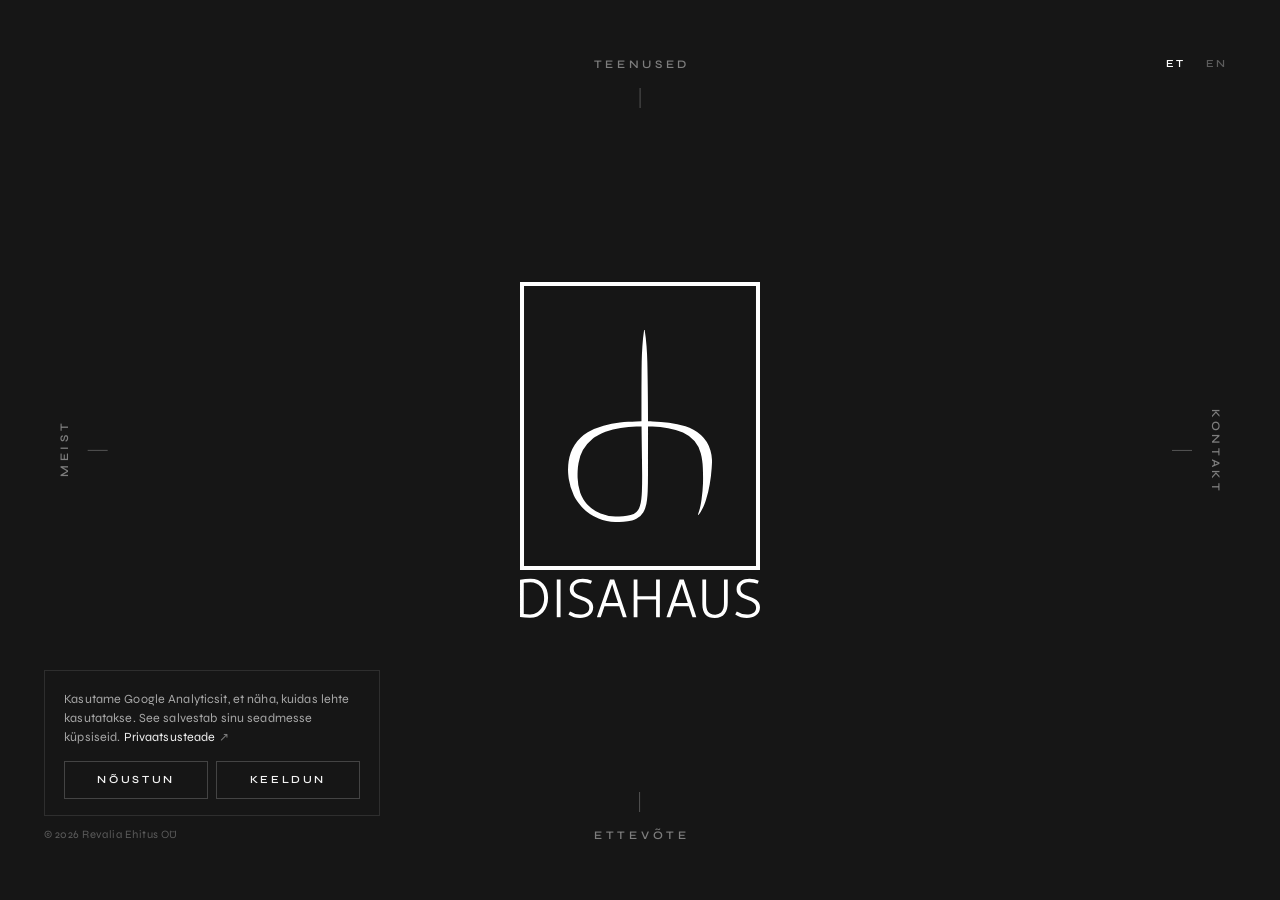
<file: index.html>
<!DOCTYPE html><html lang="et" style="--font-display:&#34;Syne Variable&#34;, &#34;Syne&#34;, sans-serif;--font-heading-weight:600;--font-scale:0.96"> <head><script>(function(){const GTM_ID = "GTM-TJMHKR9";
const CONSENT_KEY = "disahaus.consent";

          // Google Tag Manager (and GA4 inside it) loads only after the visitor
          // accepts statistics in the consent banner (ConsentBanner.vue), or on
          // a later visit after accepting. Consent mode starts denied.
          window.dataLayer = window.dataLayer || [];
          window.gtag = function () {
            window.dataLayer.push(arguments);
          };
          window.gtag("consent", "default", {
            ad_storage: "denied",
            ad_user_data: "denied",
            ad_personalization: "denied",
            analytics_storage: "denied",
          });
          window.loadAnalytics = function () {
            if (window.loadAnalytics.done) return;
            window.loadAnalytics.done = true;
            window.gtag("consent", "update", { analytics_storage: "granted" });
            window.dataLayer.push({ "gtm.start": new Date().getTime(), event: "gtm.js" });
            var j = document.createElement("script");
            j.async = true;
            j.src = "https://www.googletagmanager.com/gtm.js?id=" + GTM_ID;
            document.head.appendChild(j);
          };
          try {
            if (localStorage.getItem(CONSENT_KEY) === "granted") window.loadAnalytics();
          } catch (e) {}
        })();</script><meta charset="UTF-8"><meta name="viewport" content="width=device-width, initial-scale=1"><title>Disahaus</title><meta name="description" content="Disahaus loob ruume, kus on hea elada ja töötada."><link rel="canonical" href="https://disahaus.ee/"><link rel="alternate" hreflang="et" href="https://disahaus.ee/"><link rel="alternate" hreflang="en" href="https://disahaus.ee/en/"><link rel="alternate" hreflang="x-default" href="https://disahaus.ee/"><meta name="theme-color" content="#161616"><link rel="icon" href="/favicon.ico" sizes="any"><link rel="apple-touch-icon" href="/apple-touch-icon.png"><link rel="manifest" href="/site.webmanifest"><!-- Link previews (Slack, WhatsApp, LinkedIn, X, …) --><meta property="og:type" content="website"><meta property="og:site_name" content="Disahaus"><meta property="og:title" content="Disahaus"><meta property="og:description" content="Disahaus loob ruume, kus on hea elada ja töötada."><meta property="og:url" content="https://disahaus.ee/"><meta property="og:locale" content="et_EE"><meta property="og:locale:alternate" content="en_US"><meta property="og:image" content="https://disahaus.ee/og-image.jpg"><meta property="og:image:width" content="1200"><meta property="og:image:height" content="630"><meta property="og:image:alt" content="Disahausi logo tumedal hõljuval kuubil"><meta name="twitter:card" content="summary_large_image"><script type="application/ld+json">{"@context":"https://schema.org","@type":"Organization","name":"Disahaus","legalName":"Revalia Ehitus OÜ","description":"Disahaus loob ruume, kus on hea elada ja töötada.","url":"https://disahaus.ee/","logo":"https://disahaus.ee/icon-512.png","email":"info@disahaus.ee","telephone":"+372 5919 7077","foundingDate":"2017","address":{"@type":"PostalAddress","addressCountry":"EE"},"identifier":{"@type":"PropertyValue","propertyID":"Estonian Business Register code","value":"12707041"}}</script><meta name="generator" content="Astro v5.7.4"><style>@font-face{font-family:Syne Variable;font-style:normal;font-display:swap;font-weight:400 800;src:url(/_astro/syne-greek-wght-normal.5tOOQDeJ.woff2) format("woff2-variations");unicode-range:U+0370-0377,U+037A-037F,U+0384-038A,U+038C,U+038E-03A1,U+03A3-03FF}@font-face{font-family:Syne Variable;font-style:normal;font-display:swap;font-weight:400 800;src:url(/_astro/syne-latin-ext-wght-normal.JjI8ZrW1.woff2) format("woff2-variations");unicode-range:U+0100-02BA,U+02BD-02C5,U+02C7-02CC,U+02CE-02D7,U+02DD-02FF,U+0304,U+0308,U+0329,U+1D00-1DBF,U+1E00-1E9F,U+1EF2-1EFF,U+2020,U+20A0-20AB,U+20AD-20C0,U+2113,U+2C60-2C7F,U+A720-A7FF}@font-face{font-family:Syne Variable;font-style:normal;font-display:swap;font-weight:400 800;src:url(/_astro/syne-latin-wght-normal.BVsvWWA4.woff2) format("woff2-variations");unicode-range:U+0000-00FF,U+0131,U+0152-0153,U+02BB-02BC,U+02C6,U+02DA,U+02DC,U+0304,U+0308,U+0329,U+2000-206F,U+20AC,U+2122,U+2191,U+2193,U+2212,U+2215,U+FEFF,U+FFFD}
</style>
<link rel="stylesheet" href="/_astro/index.CRJh5JaQ.css">
<link rel="stylesheet" href="/_astro/index.DJEhWSGP.css"></head> <body>  <style>astro-island,astro-slot,astro-static-slot{display:contents}</style><script>(()=>{var e=async t=>{await(await t())()};(self.Astro||(self.Astro={})).load=e;window.dispatchEvent(new Event("astro:load"));})();;(()=>{var A=Object.defineProperty;var g=(i,o,a)=>o in i?A(i,o,{enumerable:!0,configurable:!0,writable:!0,value:a}):i[o]=a;var d=(i,o,a)=>g(i,typeof o!="symbol"?o+"":o,a);{let i={0:t=>m(t),1:t=>a(t),2:t=>new RegExp(t),3:t=>new Date(t),4:t=>new Map(a(t)),5:t=>new Set(a(t)),6:t=>BigInt(t),7:t=>new URL(t),8:t=>new Uint8Array(t),9:t=>new Uint16Array(t),10:t=>new Uint32Array(t),11:t=>1/0*t},o=t=>{let[l,e]=t;return l in i?i[l](e):void 0},a=t=>t.map(o),m=t=>typeof t!="object"||t===null?t:Object.fromEntries(Object.entries(t).map(([l,e])=>[l,o(e)]));class y extends HTMLElement{constructor(){super(...arguments);d(this,"Component");d(this,"hydrator");d(this,"hydrate",async()=>{var b;if(!this.hydrator||!this.isConnected)return;let e=(b=this.parentElement)==null?void 0:b.closest("astro-island[ssr]");if(e){e.addEventListener("astro:hydrate",this.hydrate,{once:!0});return}let c=this.querySelectorAll("astro-slot"),n={},h=this.querySelectorAll("template[data-astro-template]");for(let r of h){let s=r.closest(this.tagName);s!=null&&s.isSameNode(this)&&(n[r.getAttribute("data-astro-template")||"default"]=r.innerHTML,r.remove())}for(let r of c){let s=r.closest(this.tagName);s!=null&&s.isSameNode(this)&&(n[r.getAttribute("name")||"default"]=r.innerHTML)}let p;try{p=this.hasAttribute("props")?m(JSON.parse(this.getAttribute("props"))):{}}catch(r){let s=this.getAttribute("component-url")||"<unknown>",v=this.getAttribute("component-export");throw v&&(s+=` (export ${v})`),console.error(`[hydrate] Error parsing props for component ${s}`,this.getAttribute("props"),r),r}let u;await this.hydrator(this)(this.Component,p,n,{client:this.getAttribute("client")}),this.removeAttribute("ssr"),this.dispatchEvent(new CustomEvent("astro:hydrate"))});d(this,"unmount",()=>{this.isConnected||this.dispatchEvent(new CustomEvent("astro:unmount"))})}disconnectedCallback(){document.removeEventListener("astro:after-swap",this.unmount),document.addEventListener("astro:after-swap",this.unmount,{once:!0})}connectedCallback(){if(!this.hasAttribute("await-children")||document.readyState==="interactive"||document.readyState==="complete")this.childrenConnectedCallback();else{let e=()=>{document.removeEventListener("DOMContentLoaded",e),c.disconnect(),this.childrenConnectedCallback()},c=new MutationObserver(()=>{var n;((n=this.lastChild)==null?void 0:n.nodeType)===Node.COMMENT_NODE&&this.lastChild.nodeValue==="astro:end"&&(this.lastChild.remove(),e())});c.observe(this,{childList:!0}),document.addEventListener("DOMContentLoaded",e)}}async childrenConnectedCallback(){let e=this.getAttribute("before-hydration-url");e&&await import(e),this.start()}async start(){let e=JSON.parse(this.getAttribute("opts")),c=this.getAttribute("client");if(Astro[c]===void 0){window.addEventListener(`astro:${c}`,()=>this.start(),{once:!0});return}try{await Astro[c](async()=>{let n=this.getAttribute("renderer-url"),[h,{default:p}]=await Promise.all([import(this.getAttribute("component-url")),n?import(n):()=>()=>{}]),u=this.getAttribute("component-export")||"default";if(!u.includes("."))this.Component=h[u];else{this.Component=h;for(let f of u.split("."))this.Component=this.Component[f]}return this.hydrator=p,this.hydrate},e,this)}catch(n){console.error(`[astro-island] Error hydrating ${this.getAttribute("component-url")}`,n)}}attributeChangedCallback(){this.hydrate()}}d(y,"observedAttributes",["props"]),customElements.get("astro-island")||customElements.define("astro-island",y)}})();</script><astro-island uid="Z1qy80Q" prefix="v0" component-url="/_astro/FrontPageScreen.D3ZcwMZu.js" component-export="default" renderer-url="/_astro/client.DsW1PmJT.js" props="{&quot;locale&quot;:[0,&quot;et&quot;]}" ssr client="load" opts="{&quot;name&quot;:&quot;FrontPageScreen&quot;,&quot;value&quot;:true}" await-children><div class="stage"><canvas style="cursor:default;" class="stage__canvas" aria-hidden="true"></canvas><!----><div class="sr-only"><h1>Disahaus</h1><!--[--><section id="face-services"><h2>Teenused</h2><!--[--><!--[--><p>Peatselt tulekul.</p><!--]--><!--]--></section><section id="face-about"><h2>Meist</h2><!--[--><!--[--><p>Disahaus loob ruume, kus on hea elada ja töötada.</p><!--]--><!--]--></section><section id="face-contact"><h2>Kontakt</h2><!--[--><!--[--><p><a href="mailto:info@disahaus.ee">info@disahaus.ee</a></p><!--]--><!--[--><p><a href="tel:+37259197077">+372 5919 7077</a></p><!--]--><!--]--></section><section id="face-company"><h2>Ettevõte</h2><!--[--><!--[--><p>Revalia Ehitus OÜ</p><!--]--><!--[--><p>Registrikood 12707041</p><!--]--><!--[--><p>Asutatud 2017 · Eesti</p><!--]--><!--]--></section><!--]--></div><nav class="ui" aria-label="Peamenüü"><!--[--><button type="button" class="ui__item--top ui__item" aria-pressed="false" aria-controls="face-services"><span class="ui__label">Teenused</span></button><button type="button" class="ui__item--left ui__item" aria-pressed="false" aria-controls="face-about"><span class="ui__label">Meist</span></button><button type="button" class="ui__item--right ui__item" aria-pressed="false" aria-controls="face-contact"><span class="ui__label">Kontakt</span></button><button type="button" class="ui__item--bottom ui__item" aria-pressed="false" aria-controls="face-company"><span class="ui__label">Ettevõte</span></button><!--]--></nav><nav class="lang" aria-label="Keel"><!--[--><a class="is-active lang__item" href="/" hreflang="et" lang="et" aria-current="true">ET</a><a class="lang__item" href="/en/" hreflang="en" lang="en">EN</a><!--]--></nav><div class="time" role="group" aria-label="Kellaaeg"><!--[--><button type="button" class="time__item" aria-pressed="false" aria-label="Hommik" title="Hommik"><svg viewBox="0 0 24 24" aria-hidden="true"><path d="M3 18.5H21"></path><path d="M7.5 18.5A4.5 4.5 0 0 1 16.5 18.5M12 5V11M9.5 7.5L12 5L14.5 7.5"></path></svg></button><button type="button" class="time__item" aria-pressed="false" aria-label="Keskpäev" title="Keskpäev"><svg viewBox="0 0 24 24" aria-hidden="true"><path d="M3 18.5H21"></path><path d="M12 6.5A4 4 0 1 1 11.99 6.5Z"></path></svg></button><button type="button" class="time__item" aria-pressed="false" aria-label="Õhtu" title="Õhtu"><svg viewBox="0 0 24 24" aria-hidden="true"><path d="M3 18.5H21"></path><path d="M7.5 18.5A4.5 4.5 0 0 1 16.5 18.5M12 5V11M9.5 8.5L12 11L14.5 8.5"></path></svg></button><button type="button" class="is-active time__item" aria-pressed="true" aria-label="Öö" title="Öö"><svg viewBox="0 0 24 24" aria-hidden="true"><path d="M3 18.5H21"></path><path d="M14 5.5A5 5 0 1 0 17.5 13.5A4 4 0 0 1 14 5.5Z"></path></svg></button><!--]--></div><p class="ui__copyright">© 2026 Revalia Ehitus OÜ</p><!----></div><!--astro:end--></astro-island>  </body></html>
</file>
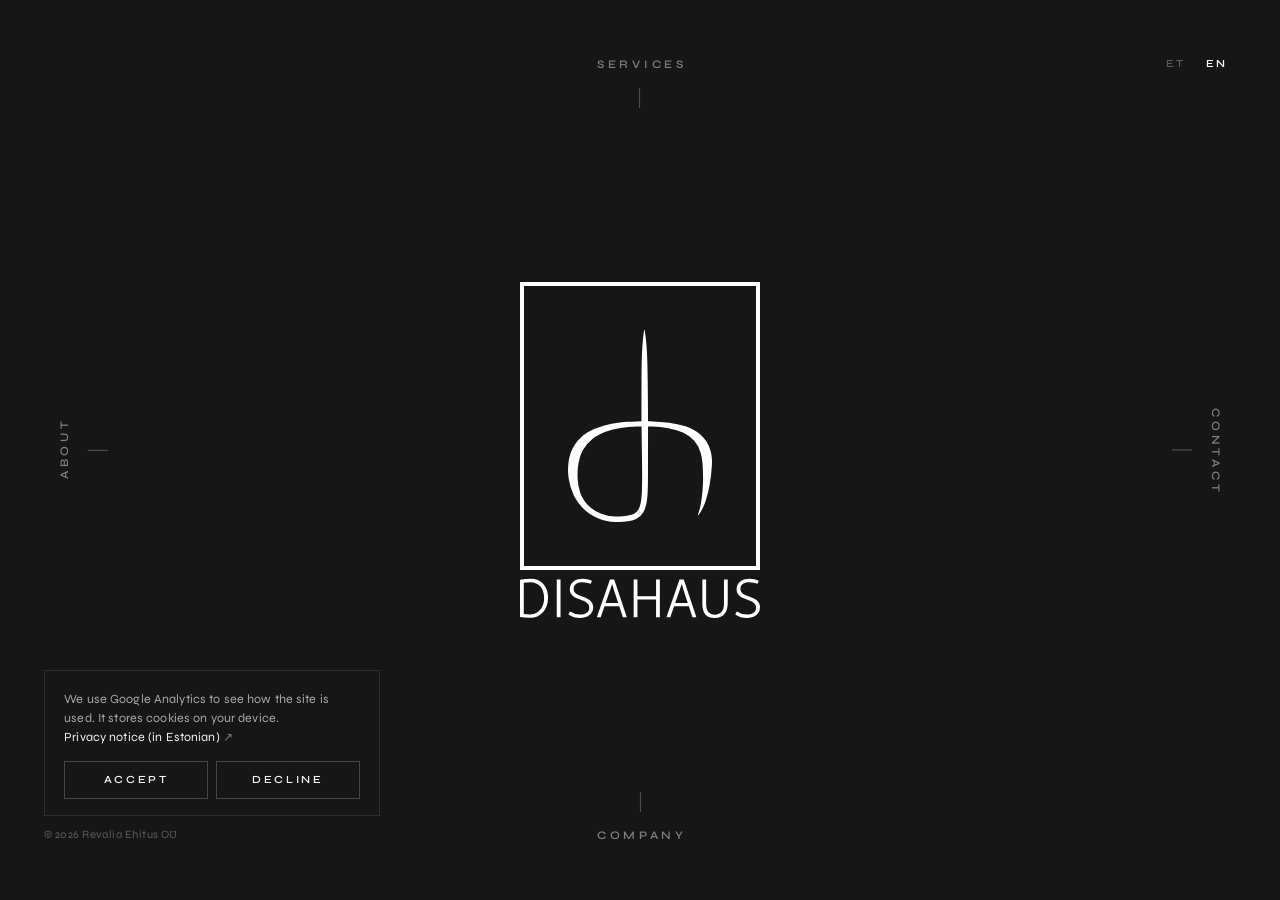
<file: en/index.html>
<!DOCTYPE html><html lang="en" style="--font-display:&#34;Syne Variable&#34;, &#34;Syne&#34;, sans-serif;--font-heading-weight:600;--font-scale:0.96"> <head><script>(function(){const GTM_ID = "GTM-TJMHKR9";
const CONSENT_KEY = "disahaus.consent";

          // Google Tag Manager (and GA4 inside it) loads only after the visitor
          // accepts statistics in the consent banner (ConsentBanner.vue), or on
          // a later visit after accepting. Consent mode starts denied.
          window.dataLayer = window.dataLayer || [];
          window.gtag = function () {
            window.dataLayer.push(arguments);
          };
          window.gtag("consent", "default", {
            ad_storage: "denied",
            ad_user_data: "denied",
            ad_personalization: "denied",
            analytics_storage: "denied",
          });
          window.loadAnalytics = function () {
            if (window.loadAnalytics.done) return;
            window.loadAnalytics.done = true;
            window.gtag("consent", "update", { analytics_storage: "granted" });
            window.dataLayer.push({ "gtm.start": new Date().getTime(), event: "gtm.js" });
            var j = document.createElement("script");
            j.async = true;
            j.src = "https://www.googletagmanager.com/gtm.js?id=" + GTM_ID;
            document.head.appendChild(j);
          };
          try {
            if (localStorage.getItem(CONSENT_KEY) === "granted") window.loadAnalytics();
          } catch (e) {}
        })();</script><meta charset="UTF-8"><meta name="viewport" content="width=device-width, initial-scale=1"><title>Disahaus</title><meta name="description" content="Disahaus creates spaces that are good to live and work in."><link rel="canonical" href="https://disahaus.ee/en/"><link rel="alternate" hreflang="et" href="https://disahaus.ee/"><link rel="alternate" hreflang="en" href="https://disahaus.ee/en/"><link rel="alternate" hreflang="x-default" href="https://disahaus.ee/"><meta name="theme-color" content="#161616"><link rel="icon" href="/favicon.ico" sizes="any"><link rel="apple-touch-icon" href="/apple-touch-icon.png"><link rel="manifest" href="/site.webmanifest"><!-- Link previews (Slack, WhatsApp, LinkedIn, X, …) --><meta property="og:type" content="website"><meta property="og:site_name" content="Disahaus"><meta property="og:title" content="Disahaus"><meta property="og:description" content="Disahaus creates spaces that are good to live and work in."><meta property="og:url" content="https://disahaus.ee/en/"><meta property="og:locale" content="en_US"><meta property="og:locale:alternate" content="et_EE"><meta property="og:image" content="https://disahaus.ee/og-image.jpg"><meta property="og:image:width" content="1200"><meta property="og:image:height" content="630"><meta property="og:image:alt" content="The Disahaus logo on a dark floating cube"><meta name="twitter:card" content="summary_large_image"><script type="application/ld+json">{"@context":"https://schema.org","@type":"Organization","name":"Disahaus","legalName":"Revalia Ehitus OÜ","description":"Disahaus creates spaces that are good to live and work in.","url":"https://disahaus.ee/","logo":"https://disahaus.ee/icon-512.png","email":"info@disahaus.ee","telephone":"+372 5919 7077","foundingDate":"2017","address":{"@type":"PostalAddress","addressCountry":"EE"},"identifier":{"@type":"PropertyValue","propertyID":"Estonian Business Register code","value":"12707041"}}</script><meta name="generator" content="Astro v5.7.4"><style>@font-face{font-family:Syne Variable;font-style:normal;font-display:swap;font-weight:400 800;src:url(/_astro/syne-greek-wght-normal.5tOOQDeJ.woff2) format("woff2-variations");unicode-range:U+0370-0377,U+037A-037F,U+0384-038A,U+038C,U+038E-03A1,U+03A3-03FF}@font-face{font-family:Syne Variable;font-style:normal;font-display:swap;font-weight:400 800;src:url(/_astro/syne-latin-ext-wght-normal.JjI8ZrW1.woff2) format("woff2-variations");unicode-range:U+0100-02BA,U+02BD-02C5,U+02C7-02CC,U+02CE-02D7,U+02DD-02FF,U+0304,U+0308,U+0329,U+1D00-1DBF,U+1E00-1E9F,U+1EF2-1EFF,U+2020,U+20A0-20AB,U+20AD-20C0,U+2113,U+2C60-2C7F,U+A720-A7FF}@font-face{font-family:Syne Variable;font-style:normal;font-display:swap;font-weight:400 800;src:url(/_astro/syne-latin-wght-normal.BVsvWWA4.woff2) format("woff2-variations");unicode-range:U+0000-00FF,U+0131,U+0152-0153,U+02BB-02BC,U+02C6,U+02DA,U+02DC,U+0304,U+0308,U+0329,U+2000-206F,U+20AC,U+2122,U+2191,U+2193,U+2212,U+2215,U+FEFF,U+FFFD}
</style>
<link rel="stylesheet" href="/_astro/index.CRJh5JaQ.css">
<link rel="stylesheet" href="/_astro/index.DJEhWSGP.css"></head> <body>  <style>astro-island,astro-slot,astro-static-slot{display:contents}</style><script>(()=>{var e=async t=>{await(await t())()};(self.Astro||(self.Astro={})).load=e;window.dispatchEvent(new Event("astro:load"));})();;(()=>{var A=Object.defineProperty;var g=(i,o,a)=>o in i?A(i,o,{enumerable:!0,configurable:!0,writable:!0,value:a}):i[o]=a;var d=(i,o,a)=>g(i,typeof o!="symbol"?o+"":o,a);{let i={0:t=>m(t),1:t=>a(t),2:t=>new RegExp(t),3:t=>new Date(t),4:t=>new Map(a(t)),5:t=>new Set(a(t)),6:t=>BigInt(t),7:t=>new URL(t),8:t=>new Uint8Array(t),9:t=>new Uint16Array(t),10:t=>new Uint32Array(t),11:t=>1/0*t},o=t=>{let[l,e]=t;return l in i?i[l](e):void 0},a=t=>t.map(o),m=t=>typeof t!="object"||t===null?t:Object.fromEntries(Object.entries(t).map(([l,e])=>[l,o(e)]));class y extends HTMLElement{constructor(){super(...arguments);d(this,"Component");d(this,"hydrator");d(this,"hydrate",async()=>{var b;if(!this.hydrator||!this.isConnected)return;let e=(b=this.parentElement)==null?void 0:b.closest("astro-island[ssr]");if(e){e.addEventListener("astro:hydrate",this.hydrate,{once:!0});return}let c=this.querySelectorAll("astro-slot"),n={},h=this.querySelectorAll("template[data-astro-template]");for(let r of h){let s=r.closest(this.tagName);s!=null&&s.isSameNode(this)&&(n[r.getAttribute("data-astro-template")||"default"]=r.innerHTML,r.remove())}for(let r of c){let s=r.closest(this.tagName);s!=null&&s.isSameNode(this)&&(n[r.getAttribute("name")||"default"]=r.innerHTML)}let p;try{p=this.hasAttribute("props")?m(JSON.parse(this.getAttribute("props"))):{}}catch(r){let s=this.getAttribute("component-url")||"<unknown>",v=this.getAttribute("component-export");throw v&&(s+=` (export ${v})`),console.error(`[hydrate] Error parsing props for component ${s}`,this.getAttribute("props"),r),r}let u;await this.hydrator(this)(this.Component,p,n,{client:this.getAttribute("client")}),this.removeAttribute("ssr"),this.dispatchEvent(new CustomEvent("astro:hydrate"))});d(this,"unmount",()=>{this.isConnected||this.dispatchEvent(new CustomEvent("astro:unmount"))})}disconnectedCallback(){document.removeEventListener("astro:after-swap",this.unmount),document.addEventListener("astro:after-swap",this.unmount,{once:!0})}connectedCallback(){if(!this.hasAttribute("await-children")||document.readyState==="interactive"||document.readyState==="complete")this.childrenConnectedCallback();else{let e=()=>{document.removeEventListener("DOMContentLoaded",e),c.disconnect(),this.childrenConnectedCallback()},c=new MutationObserver(()=>{var n;((n=this.lastChild)==null?void 0:n.nodeType)===Node.COMMENT_NODE&&this.lastChild.nodeValue==="astro:end"&&(this.lastChild.remove(),e())});c.observe(this,{childList:!0}),document.addEventListener("DOMContentLoaded",e)}}async childrenConnectedCallback(){let e=this.getAttribute("before-hydration-url");e&&await import(e),this.start()}async start(){let e=JSON.parse(this.getAttribute("opts")),c=this.getAttribute("client");if(Astro[c]===void 0){window.addEventListener(`astro:${c}`,()=>this.start(),{once:!0});return}try{await Astro[c](async()=>{let n=this.getAttribute("renderer-url"),[h,{default:p}]=await Promise.all([import(this.getAttribute("component-url")),n?import(n):()=>()=>{}]),u=this.getAttribute("component-export")||"default";if(!u.includes("."))this.Component=h[u];else{this.Component=h;for(let f of u.split("."))this.Component=this.Component[f]}return this.hydrator=p,this.hydrate},e,this)}catch(n){console.error(`[astro-island] Error hydrating ${this.getAttribute("component-url")}`,n)}}attributeChangedCallback(){this.hydrate()}}d(y,"observedAttributes",["props"]),customElements.get("astro-island")||customElements.define("astro-island",y)}})();</script><astro-island uid="Z1dnYcb" prefix="v0" component-url="/_astro/FrontPageScreen.D3ZcwMZu.js" component-export="default" renderer-url="/_astro/client.DsW1PmJT.js" props="{&quot;locale&quot;:[0,&quot;en&quot;]}" ssr client="load" opts="{&quot;name&quot;:&quot;FrontPageScreen&quot;,&quot;value&quot;:true}" await-children><div class="stage"><canvas style="cursor:default;" class="stage__canvas" aria-hidden="true"></canvas><!----><div class="sr-only"><h1>Disahaus</h1><!--[--><section id="face-services"><h2>Services</h2><!--[--><!--[--><p>Coming soon.</p><!--]--><!--]--></section><section id="face-about"><h2>About</h2><!--[--><!--[--><p>Disahaus creates spaces that are good to live and work in.</p><!--]--><!--]--></section><section id="face-contact"><h2>Contact</h2><!--[--><!--[--><p><a href="mailto:info@disahaus.ee">info@disahaus.ee</a></p><!--]--><!--[--><p><a href="tel:+37259197077">+372 5919 7077</a></p><!--]--><!--]--></section><section id="face-company"><h2>Company</h2><!--[--><!--[--><p>Revalia Ehitus OÜ</p><!--]--><!--[--><p>Reg. code 12707041</p><!--]--><!--[--><p>Est. 2017 · Estonia</p><!--]--><!--]--></section><!--]--></div><nav class="ui" aria-label="Main"><!--[--><button type="button" class="ui__item--top ui__item" aria-pressed="false" aria-controls="face-services"><span class="ui__label">Services</span></button><button type="button" class="ui__item--left ui__item" aria-pressed="false" aria-controls="face-about"><span class="ui__label">About</span></button><button type="button" class="ui__item--right ui__item" aria-pressed="false" aria-controls="face-contact"><span class="ui__label">Contact</span></button><button type="button" class="ui__item--bottom ui__item" aria-pressed="false" aria-controls="face-company"><span class="ui__label">Company</span></button><!--]--></nav><nav class="lang" aria-label="Language"><!--[--><a class="lang__item" href="/" hreflang="et" lang="et">ET</a><a class="is-active lang__item" href="/en/" hreflang="en" lang="en" aria-current="true">EN</a><!--]--></nav><div class="time" role="group" aria-label="Time of day"><!--[--><button type="button" class="time__item" aria-pressed="false" aria-label="Morning" title="Morning"><svg viewBox="0 0 24 24" aria-hidden="true"><path d="M3 18.5H21"></path><path d="M7.5 18.5A4.5 4.5 0 0 1 16.5 18.5M12 5V11M9.5 7.5L12 5L14.5 7.5"></path></svg></button><button type="button" class="time__item" aria-pressed="false" aria-label="Noon" title="Noon"><svg viewBox="0 0 24 24" aria-hidden="true"><path d="M3 18.5H21"></path><path d="M12 6.5A4 4 0 1 1 11.99 6.5Z"></path></svg></button><button type="button" class="time__item" aria-pressed="false" aria-label="Evening" title="Evening"><svg viewBox="0 0 24 24" aria-hidden="true"><path d="M3 18.5H21"></path><path d="M7.5 18.5A4.5 4.5 0 0 1 16.5 18.5M12 5V11M9.5 8.5L12 11L14.5 8.5"></path></svg></button><button type="button" class="is-active time__item" aria-pressed="true" aria-label="Night" title="Night"><svg viewBox="0 0 24 24" aria-hidden="true"><path d="M3 18.5H21"></path><path d="M14 5.5A5 5 0 1 0 17.5 13.5A4 4 0 0 1 14 5.5Z"></path></svg></button><!--]--></div><p class="ui__copyright">© 2026 Revalia Ehitus OÜ</p><!----></div><!--astro:end--></astro-island>  </body></html>
</file>
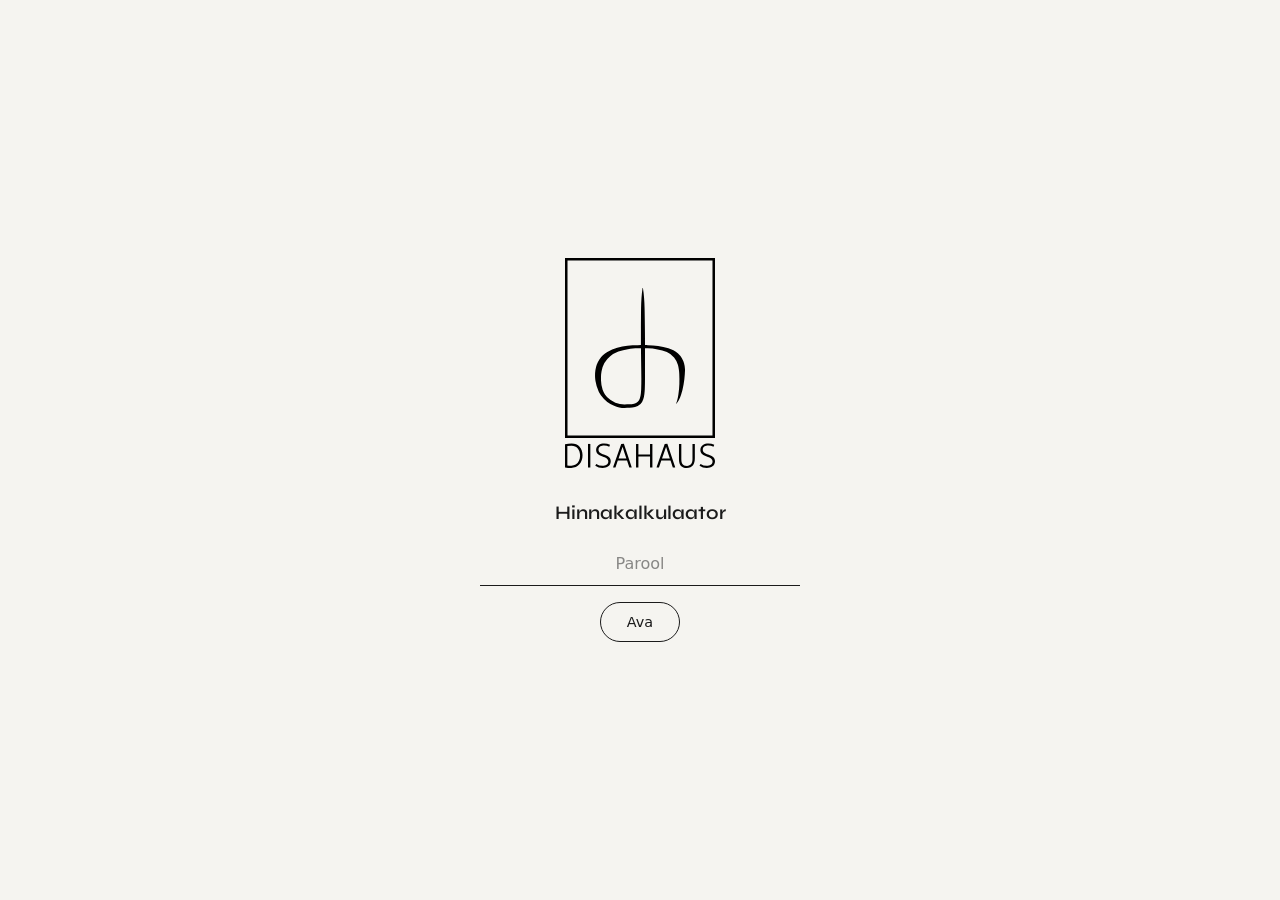
<file: kalkulaator/index.html>
<!DOCTYPE html><html lang="et" data-astro-cid-45wsfugy> <head><meta charset="UTF-8"><meta name="viewport" content="width=device-width, initial-scale=1"><meta name="robots" content="noindex, nofollow"><title>Hinnakalkulaator · Disahaus</title><meta name="theme-color" content="#f5f4f0"><link rel="icon" href="/favicon.ico" sizes="any"><script>
      // Avoid a light flash before the app loads for someone who chose dark.
      try {
        if (localStorage.getItem("disahaus.calc.theme") === '"dark"') {
          document.documentElement.style.background = "#161616";
          document.documentElement.style.colorScheme = "dark";
        }
      } catch {}
    </script><style>@font-face{font-family:Syne Variable;font-style:normal;font-display:swap;font-weight:400 800;src:url(/_astro/syne-greek-wght-normal.5tOOQDeJ.woff2) format("woff2-variations");unicode-range:U+0370-0377,U+037A-037F,U+0384-038A,U+038C,U+038E-03A1,U+03A3-03FF}@font-face{font-family:Syne Variable;font-style:normal;font-display:swap;font-weight:400 800;src:url(/_astro/syne-latin-ext-wght-normal.JjI8ZrW1.woff2) format("woff2-variations");unicode-range:U+0100-02BA,U+02BD-02C5,U+02C7-02CC,U+02CE-02D7,U+02DD-02FF,U+0304,U+0308,U+0329,U+1D00-1DBF,U+1E00-1E9F,U+1EF2-1EFF,U+2020,U+20A0-20AB,U+20AD-20C0,U+2113,U+2C60-2C7F,U+A720-A7FF}@font-face{font-family:Syne Variable;font-style:normal;font-display:swap;font-weight:400 800;src:url(/_astro/syne-latin-wght-normal.BVsvWWA4.woff2) format("woff2-variations");unicode-range:U+0000-00FF,U+0131,U+0152-0153,U+02BB-02BC,U+02C6,U+02DA,U+02DC,U+0304,U+0308,U+0329,U+2000-206F,U+20AC,U+2122,U+2191,U+2193,U+2212,U+2215,U+FEFF,U+FFFD}
</style>
<link rel="stylesheet" href="/_astro/index.CRJh5JaQ.css">
<style>html{background:#f5f4f0}
</style>
<link rel="stylesheet" href="/_astro/PriceCalculator.CsLroQQg.css"></head> <body data-astro-cid-45wsfugy> <style>astro-island,astro-slot,astro-static-slot{display:contents}</style><script>(()=>{var e=async t=>{await(await t())()};(self.Astro||(self.Astro={})).only=e;window.dispatchEvent(new Event("astro:only"));})();;(()=>{var A=Object.defineProperty;var g=(i,o,a)=>o in i?A(i,o,{enumerable:!0,configurable:!0,writable:!0,value:a}):i[o]=a;var d=(i,o,a)=>g(i,typeof o!="symbol"?o+"":o,a);{let i={0:t=>m(t),1:t=>a(t),2:t=>new RegExp(t),3:t=>new Date(t),4:t=>new Map(a(t)),5:t=>new Set(a(t)),6:t=>BigInt(t),7:t=>new URL(t),8:t=>new Uint8Array(t),9:t=>new Uint16Array(t),10:t=>new Uint32Array(t),11:t=>1/0*t},o=t=>{let[l,e]=t;return l in i?i[l](e):void 0},a=t=>t.map(o),m=t=>typeof t!="object"||t===null?t:Object.fromEntries(Object.entries(t).map(([l,e])=>[l,o(e)]));class y extends HTMLElement{constructor(){super(...arguments);d(this,"Component");d(this,"hydrator");d(this,"hydrate",async()=>{var b;if(!this.hydrator||!this.isConnected)return;let e=(b=this.parentElement)==null?void 0:b.closest("astro-island[ssr]");if(e){e.addEventListener("astro:hydrate",this.hydrate,{once:!0});return}let c=this.querySelectorAll("astro-slot"),n={},h=this.querySelectorAll("template[data-astro-template]");for(let r of h){let s=r.closest(this.tagName);s!=null&&s.isSameNode(this)&&(n[r.getAttribute("data-astro-template")||"default"]=r.innerHTML,r.remove())}for(let r of c){let s=r.closest(this.tagName);s!=null&&s.isSameNode(this)&&(n[r.getAttribute("name")||"default"]=r.innerHTML)}let p;try{p=this.hasAttribute("props")?m(JSON.parse(this.getAttribute("props"))):{}}catch(r){let s=this.getAttribute("component-url")||"<unknown>",v=this.getAttribute("component-export");throw v&&(s+=` (export ${v})`),console.error(`[hydrate] Error parsing props for component ${s}`,this.getAttribute("props"),r),r}let u;await this.hydrator(this)(this.Component,p,n,{client:this.getAttribute("client")}),this.removeAttribute("ssr"),this.dispatchEvent(new CustomEvent("astro:hydrate"))});d(this,"unmount",()=>{this.isConnected||this.dispatchEvent(new CustomEvent("astro:unmount"))})}disconnectedCallback(){document.removeEventListener("astro:after-swap",this.unmount),document.addEventListener("astro:after-swap",this.unmount,{once:!0})}connectedCallback(){if(!this.hasAttribute("await-children")||document.readyState==="interactive"||document.readyState==="complete")this.childrenConnectedCallback();else{let e=()=>{document.removeEventListener("DOMContentLoaded",e),c.disconnect(),this.childrenConnectedCallback()},c=new MutationObserver(()=>{var n;((n=this.lastChild)==null?void 0:n.nodeType)===Node.COMMENT_NODE&&this.lastChild.nodeValue==="astro:end"&&(this.lastChild.remove(),e())});c.observe(this,{childList:!0}),document.addEventListener("DOMContentLoaded",e)}}async childrenConnectedCallback(){let e=this.getAttribute("before-hydration-url");e&&await import(e),this.start()}async start(){let e=JSON.parse(this.getAttribute("opts")),c=this.getAttribute("client");if(Astro[c]===void 0){window.addEventListener(`astro:${c}`,()=>this.start(),{once:!0});return}try{await Astro[c](async()=>{let n=this.getAttribute("renderer-url"),[h,{default:p}]=await Promise.all([import(this.getAttribute("component-url")),n?import(n):()=>()=>{}]),u=this.getAttribute("component-export")||"default";if(!u.includes("."))this.Component=h[u];else{this.Component=h;for(let f of u.split("."))this.Component=this.Component[f]}return this.hydrator=p,this.hydrate},e,this)}catch(n){console.error(`[astro-island] Error hydrating ${this.getAttribute("component-url")}`,n)}}attributeChangedCallback(){this.hydrate()}}d(y,"observedAttributes",["props"]),customElements.get("astro-island")||customElements.define("astro-island",y)}})();</script><astro-island uid="2pJaem" component-url="/_astro/PriceCalculator.CWZU-JvW.js" component-export="default" renderer-url="/_astro/client.DsW1PmJT.js" props="{&quot;data-astro-cid-45wsfugy&quot;:[0,true]}" ssr client="only" opts="{&quot;name&quot;:&quot;PriceCalculator&quot;,&quot;value&quot;:&quot;vue&quot;}"></astro-island> </body></html>
</file>
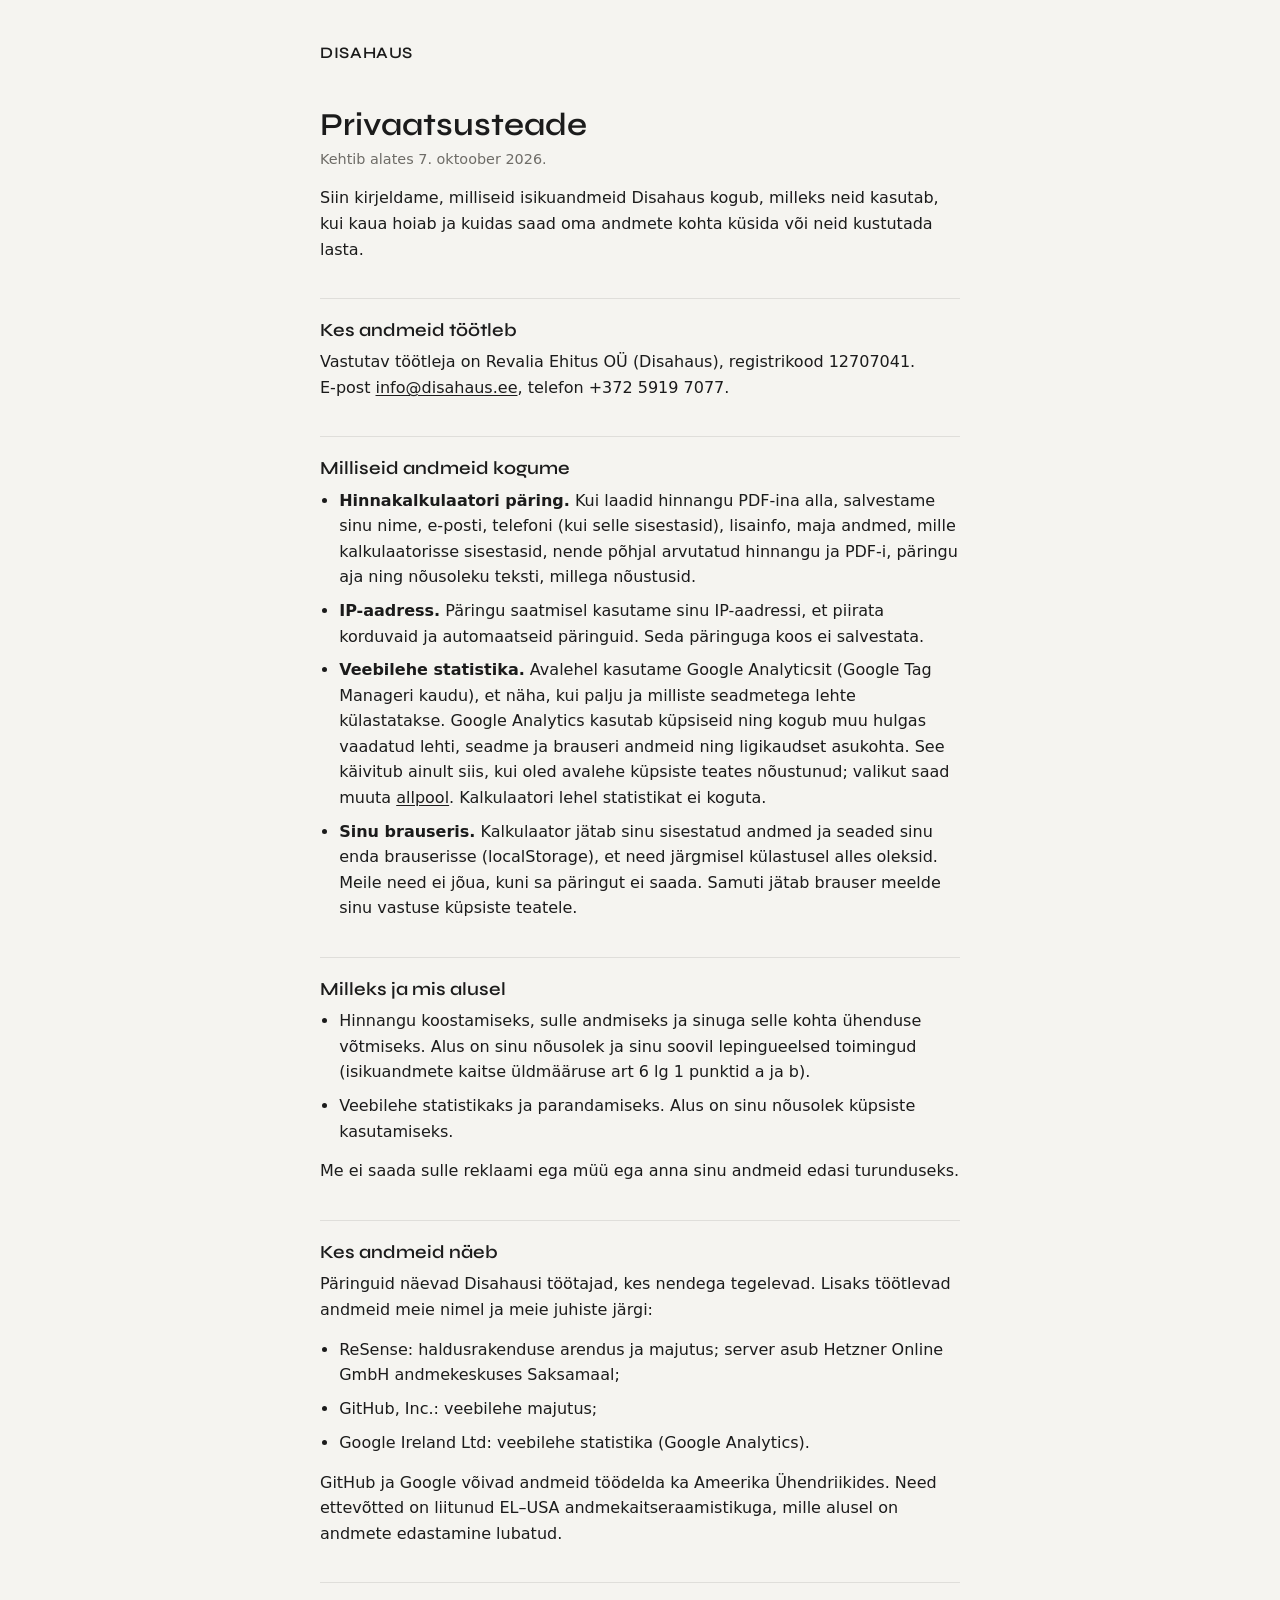
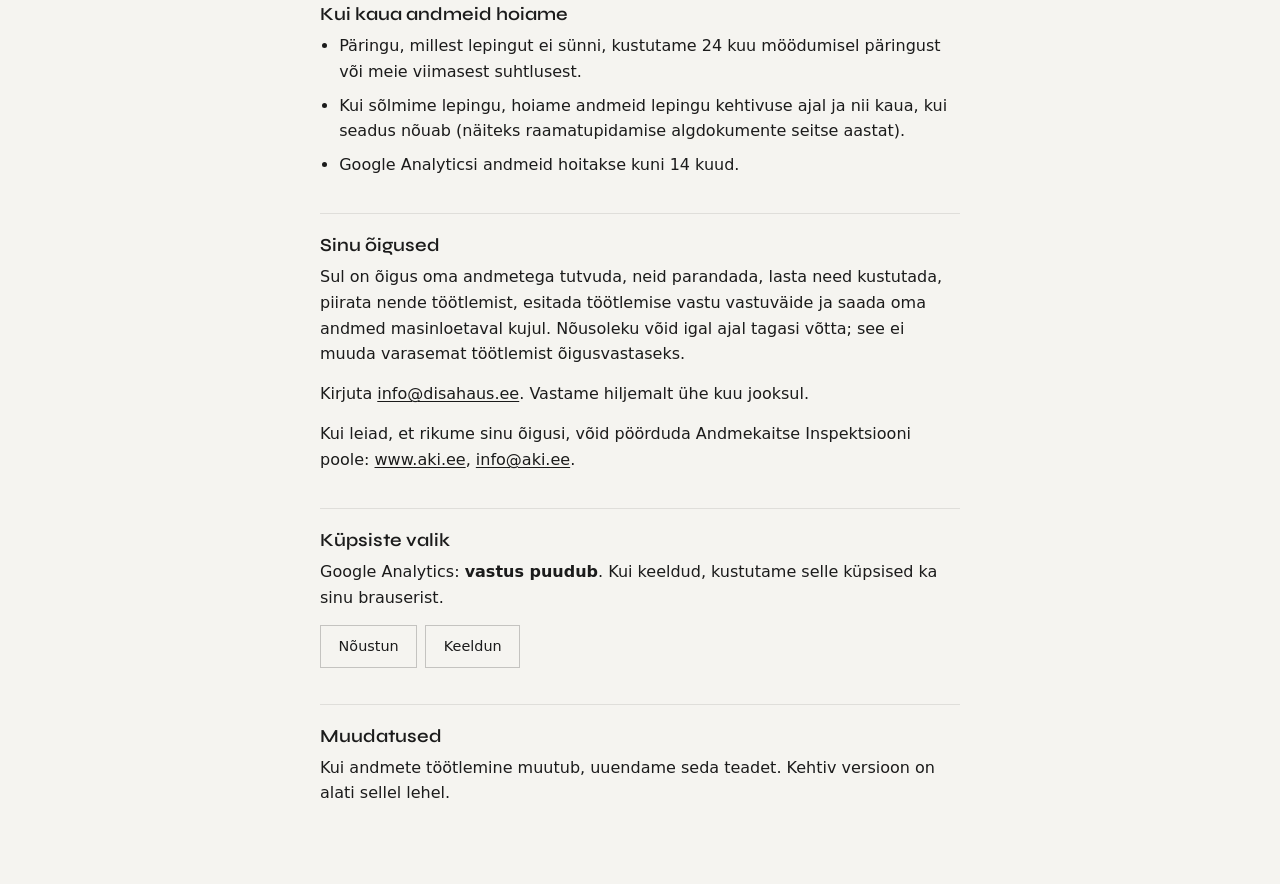
<file: privaatsus/index.html>
<!DOCTYPE html><html lang="et"> <head><meta charset="UTF-8"><meta name="viewport" content="width=device-width, initial-scale=1"><meta name="robots" content="noindex, nofollow"><title>Privaatsusteade · Disahaus</title><meta name="theme-color" content="#f5f4f0"><link rel="icon" href="/favicon.ico" sizes="any"><style>@font-face{font-family:Syne Variable;font-style:normal;font-display:swap;font-weight:400 800;src:url(/_astro/syne-greek-wght-normal.5tOOQDeJ.woff2) format("woff2-variations");unicode-range:U+0370-0377,U+037A-037F,U+0384-038A,U+038C,U+038E-03A1,U+03A3-03FF}@font-face{font-family:Syne Variable;font-style:normal;font-display:swap;font-weight:400 800;src:url(/_astro/syne-latin-ext-wght-normal.JjI8ZrW1.woff2) format("woff2-variations");unicode-range:U+0100-02BA,U+02BD-02C5,U+02C7-02CC,U+02CE-02D7,U+02DD-02FF,U+0304,U+0308,U+0329,U+1D00-1DBF,U+1E00-1E9F,U+1EF2-1EFF,U+2020,U+20A0-20AB,U+20AD-20C0,U+2113,U+2C60-2C7F,U+A720-A7FF}@font-face{font-family:Syne Variable;font-style:normal;font-display:swap;font-weight:400 800;src:url(/_astro/syne-latin-wght-normal.BVsvWWA4.woff2) format("woff2-variations");unicode-range:U+0000-00FF,U+0131,U+0152-0153,U+02BB-02BC,U+02C6,U+02DA,U+02DC,U+0304,U+0308,U+0329,U+2000-206F,U+20AC,U+2122,U+2191,U+2193,U+2212,U+2215,U+FEFF,U+FFFD}
:root{--bg: #f5f4f0;--text: #1b1b1b;--muted: #6e6c67;--line: rgba(0, 0, 0, .09);--line-strong: rgba(0, 0, 0, .2);--heading: "Syne Variable", "Syne", system-ui, sans-serif;--body: ui-sans-serif, system-ui, -apple-system, "Segoe UI", Roboto, sans-serif;color-scheme:light}@media (prefers-color-scheme: dark){:root{--bg: #161616;--text: #f2f2f2;--muted: #8f8f8f;--line: rgba(255, 255, 255, .09);--line-strong: rgba(255, 255, 255, .2);color-scheme:dark}}body{margin:0;background:var(--bg);color:var(--text);font-family:var(--body);font-size:16px;line-height:1.6;-webkit-font-smoothing:antialiased}main{max-width:40rem;margin:0 auto;padding:2.5rem 1rem 4rem}.brand{margin:0 0 2.5rem;font-family:var(--heading);font-weight:600;letter-spacing:.04em;text-transform:uppercase;a{text-decoration:none}}h1,h2{font-family:var(--heading);font-weight:600;line-height:1.2}h1{margin:0 0 .25rem;font-size:2rem}h2{margin:2.25rem 0 .5rem;padding-top:1.25rem;border-top:1px solid var(--line);font-size:1.15rem}p,ul{margin:0 0 .9rem}ul{padding-left:1.2rem}li+li{margin-top:.5rem}a{color:inherit;text-underline-offset:2px}.choices{display:flex;gap:.5rem;button{padding:.55rem 1.1rem;border:1px solid var(--line-strong);background:none;color:var(--text);font:inherit;font-size:.9rem;cursor:pointer;&:hover,&:focus-visible{border-color:var(--text)}}}.muted{color:var(--muted);font-size:.9rem}
</style></head> <body> <main> <p class="brand"><a href="/">Disahaus</a></p> <h1>Privaatsusteade</h1> <p class="muted">Kehtib alates 7. oktoober 2026.</p> <p>
Siin kirjeldame, milliseid isikuandmeid Disahaus kogub, milleks neid kasutab, kui kaua hoiab ja kuidas saad
        oma andmete kohta küsida või neid kustutada lasta.
</p> <h2>Kes andmeid töötleb</h2> <p>
Vastutav töötleja on Revalia Ehitus OÜ (Disahaus), registrikood 12707041.<br>
E-post <a href="mailto:info@disahaus.ee">info@disahaus.ee</a>, telefon +372 5919 7077.
</p> <h2>Milliseid andmeid kogume</h2> <ul> <li> <strong>Hinnakalkulaatori päring.</strong> Kui laadid hinnangu PDF-ina alla, salvestame sinu nime, e-posti,
          telefoni (kui selle sisestasid), lisainfo, maja andmed, mille kalkulaatorisse sisestasid, nende põhjal
          arvutatud hinnangu ja PDF-i, päringu aja ning nõusoleku teksti, millega nõustusid.
</li> <li> <strong>IP-aadress.</strong> Päringu saatmisel kasutame sinu IP-aadressi, et piirata korduvaid ja
          automaatseid päringuid. Seda päringuga koos ei salvestata.
</li> <li> <strong>Veebilehe statistika.</strong> Avalehel kasutame Google Analyticsit (Google Tag Manageri kaudu), et
          näha, kui palju ja milliste seadmetega lehte külastatakse. Google Analytics kasutab küpsiseid ning kogub
          muu hulgas vaadatud lehti, seadme ja brauseri andmeid ning ligikaudset asukohta. See käivitub ainult siis,
          kui oled avalehe küpsiste teates nõustunud; valikut saad muuta <a href="#kupsised">allpool</a>. Kalkulaatori
          lehel statistikat ei koguta.
</li> <li> <strong>Sinu brauseris.</strong> Kalkulaator jätab sinu sisestatud andmed ja seaded sinu enda brauserisse
          (localStorage), et need järgmisel külastusel alles oleksid. Meile need ei jõua, kuni sa päringut ei saada.
          Samuti jätab brauser meelde sinu vastuse küpsiste teatele.
</li> </ul> <h2>Milleks ja mis alusel</h2> <ul> <li>
Hinnangu koostamiseks, sulle andmiseks ja sinuga selle kohta ühenduse võtmiseks. Alus on sinu nõusolek ja
          sinu soovil lepingueelsed toimingud (isikuandmete kaitse üldmääruse art 6 lg 1 punktid a ja b).
</li> <li>Veebilehe statistikaks ja parandamiseks. Alus on sinu nõusolek küpsiste kasutamiseks.</li> </ul> <p>Me ei saada sulle reklaami ega müü ega anna sinu andmeid edasi turunduseks.</p> <h2>Kes andmeid näeb</h2> <p>
Päringuid näevad Disahausi töötajad, kes nendega tegelevad. Lisaks töötlevad andmeid meie nimel ja meie
        juhiste järgi:
</p> <ul> <li>ReSense: haldusrakenduse arendus ja majutus; server asub Hetzner Online GmbH andmekeskuses Saksamaal;</li> <li>GitHub, Inc.: veebilehe majutus;</li> <li>Google Ireland Ltd: veebilehe statistika (Google Analytics).</li> </ul> <p>
GitHub ja Google võivad andmeid töödelda ka Ameerika Ühendriikides. Need ettevõtted on liitunud EL–USA
        andmekaitseraamistikuga, mille alusel on andmete edastamine lubatud.
</p> <h2>Kui kaua andmeid hoiame</h2> <ul> <li>
Päringu, millest lepingut ei sünni, kustutame 24 kuu möödumisel päringust või meie viimasest
          suhtlusest.
</li> <li>
Kui sõlmime lepingu, hoiame andmeid lepingu kehtivuse ajal ja nii kaua, kui seadus nõuab (näiteks
          raamatupidamise algdokumente seitse aastat).
</li> <li>Google Analyticsi andmeid hoitakse kuni 14 kuud.</li> </ul> <h2>Sinu õigused</h2> <p>
Sul on õigus oma andmetega tutvuda, neid parandada, lasta need kustutada, piirata nende töötlemist, esitada
        töötlemise vastu vastuväide ja saada oma andmed masinloetaval kujul. Nõusoleku võid igal ajal tagasi võtta; see
        ei muuda varasemat töötlemist õigusvastaseks.
</p> <p>
Kirjuta <a href="mailto:info@disahaus.ee">info@disahaus.ee</a>. Vastame hiljemalt ühe kuu jooksul.
</p> <p>
Kui leiad, et rikume sinu õigusi, võid pöörduda Andmekaitse Inspektsiooni poole:
<a href="https://www.aki.ee">www.aki.ee</a>, <a href="mailto:info@aki.ee">info@aki.ee</a>.
</p> <h2 id="kupsised">Küpsiste valik</h2> <p>
Google Analytics: <strong data-consent-state>vastus puudub</strong>. Kui keeldud, kustutame selle küpsised ka
        sinu brauserist.
</p> <div class="choices"> <button type="button" data-consent="granted">Nõustun</button> <button type="button" data-consent="denied">Keeldun</button> </div> <h2>Muudatused</h2> <p>Kui andmete töötlemine muutub, uuendame seda teadet. Kehtiv versioon on alati sellel lehel.</p> </main> <script type="module" src="/_astro/privaatsus.astro_astro_type_script_index_0_lang.BowAt754.js"></script> </body></html>
</file>
<file: _astro/index.DJEhWSGP.css>
@charset "UTF-8";html,body{margin:0;width:100%;height:100%;background:#161616;font-family:var(--font-display);-webkit-font-smoothing:antialiased}.consent{position:absolute;left:clamp(1.25rem,3.5vw,2.75rem);bottom:calc(clamp(1.25rem,3.5vw,2.75rem) + 2.5rem);width:min(21rem,100% - 2 * clamp(1.25rem,3.5vw,2.75rem));padding:1.1rem 1.2rem 1rem;border:1px solid #2e2e2e;background:#161616;color:#a8a8a8;font-size:.78rem;line-height:1.55;letter-spacing:.01em;animation:consent-in .8s ease 1s both}.consent__text{margin:0}.consent__text a{color:#f2f2f2;text-underline-offset:2px;white-space:nowrap}.consent__text a:after{content:" ↗";color:#7d7d7d}.consent__actions{display:flex;gap:.5rem;margin-top:.9rem}.consent__button{flex:1;padding:.6rem .75rem;border:1px solid #444;background:none;color:#f2f2f2;font:inherit;font-size:.68rem;font-weight:var(--font-heading-weight, 500);letter-spacing:.24em;text-transform:uppercase;cursor:pointer;transition:border-color .3s ease,background-color .3s ease}.consent__button:hover,.consent__button:focus-visible{border-color:#f2f2f2;background:#ffffff0f}.consent__button:focus-visible{outline:1px solid #666;outline-offset:2px}@keyframes consent-in{0%{opacity:0;translate:0 .5rem}}@media (max-width: 640px){.consent{right:clamp(1.25rem,3.5vw,2.75rem);bottom:1.5rem;width:auto}}@media (prefers-reduced-motion: reduce){.consent{animation:none}}.stage{position:fixed;inset:0;overflow:hidden;background:#161616;color:#f2f2f2}.stage__canvas{display:block;width:100%;height:100%;opacity:0;transition:opacity 1.2s ease;touch-action:pinch-zoom}.stage.is-ready .stage__canvas{opacity:1}.stage__fallback{position:absolute;inset:0;display:grid;place-items:center;padding:4rem}.stage__logo{width:min(15rem,50vw);height:auto}.stage__card{display:flex;flex-direction:column;gap:.4rem;max-width:22rem;font-size:1.25rem;font-weight:300}.stage__card a{color:inherit;text-decoration:none}.stage__card a:after{content:" ↗";color:#7d7d7d}.stage__card a:hover:after{color:#fff}.stage__card-heading{margin-bottom:1rem;font-size:.75rem;font-weight:600;letter-spacing:.36em;text-transform:uppercase;color:#7d7d7d}.ui{position:absolute;inset:0;pointer-events:none}.ui__item{position:absolute;display:flex;align-items:center;gap:.9rem;padding:.75rem;font-size:calc(.75rem * var(--font-scale, 1));font-weight:var(--font-heading-weight, 500);letter-spacing:.32em;text-transform:uppercase;color:#7d7d7d;cursor:pointer;pointer-events:auto;opacity:0;transition:color .3s ease,opacity 1s ease .4s}.ui__item:before{content:"";flex:none;width:1.25rem;height:1px;background:currentColor;opacity:.6;transition:width .4s ease}.ui__item:hover,.ui__item:focus-visible,.ui__item.is-active{color:#fff}.ui__item.is-active:before{width:3rem;opacity:1}.ui__item:focus-visible{outline:1px solid #666;outline-offset:2px}.ui__item--top{top:clamp(1.25rem,3.5vw,2.75rem);left:50%;flex-direction:column-reverse;translate:-50% 0}.ui__item--bottom{bottom:clamp(1.25rem,3.5vw,2.75rem);left:50%;flex-direction:column;translate:-50% 0}.ui__item--top:before,.ui__item--bottom:before{width:1px;height:1.25rem;transition:height .4s ease}.ui__item--top.is-active:before,.ui__item--bottom.is-active:before{width:1px;height:3rem}.ui__item--left,.ui__item--right{top:50%;writing-mode:vertical-rl;flex-direction:column-reverse;translate:0 -50%}.ui__item--left{left:clamp(1.25rem,3.5vw,2.75rem);rotate:180deg}.ui__item--right{right:clamp(1.25rem,3.5vw,2.75rem)}.ui__label{margin-inline-end:-.32em}.ui__copyright{position:absolute;left:clamp(1.25rem,3.5vw,2.75rem);bottom:clamp(1.25rem,3.5vw,2.75rem);margin:0;padding-block:.75rem;font-size:.7rem;letter-spacing:.04em;color:#5c5c5c;pointer-events:none;opacity:0;transition:opacity 1s ease .6s}.lang{position:absolute;top:clamp(1.25rem,3.5vw,2.75rem);right:clamp(1.25rem,3.5vw,2.75rem);display:flex;gap:.25rem;opacity:0;transition:opacity 1s ease .4s}.lang__item{padding:.75rem .5rem;font-size:calc(.7rem * var(--font-scale, 1));font-weight:var(--font-heading-weight, 500);letter-spacing:.24em;color:#5c5c5c;text-decoration:none;transition:color .3s ease}.lang__item:hover,.lang__item:focus-visible,.lang__item.is-active{color:#fff}.lang__item:focus-visible{outline:1px solid #666;outline-offset:2px}.time{position:absolute;right:clamp(1.25rem,3.5vw,2.75rem);bottom:clamp(1.25rem,3.5vw,2.75rem);display:flex;gap:.125rem;opacity:0;transition:opacity 1s ease .6s}.time__item{display:grid;place-items:center;width:2rem;height:2.5rem;padding:0;border:0;background:none;color:#5c5c5c;cursor:pointer;transition:color .3s ease}.time__item:hover,.time__item:focus-visible,.time__item.is-active{color:#fff}.time__item:focus-visible{outline:1px solid #666;outline-offset:2px}.time__item svg{width:1.25rem;height:1.25rem;fill:none;stroke:currentColor;stroke-width:1.25;stroke-linecap:square;stroke-linejoin:miter}.is-ready .ui__item,.is-ready .ui__copyright,.is-ready .lang,.is-ready .time{opacity:1}@media (max-width: 640px){.ui__copyright{left:50%;bottom:.25rem;translate:-50% 0;font-size:.6rem}.ui__item--bottom{bottom:calc(clamp(1.25rem,3.5vw,2.75rem) + 1rem)}.time{flex-direction:column}}@media (prefers-reduced-motion: reduce){.stage__canvas,.ui__item,.ui__item:before,.ui__copyright,.lang,.time,.time__item{transition:none}}
</file>
<file: _astro/PriceCalculator.CsLroQQg.css>
.overlay[data-v-c65d35ca]{position:fixed;inset:0;z-index:20;background:#0006;display:flex;justify-content:flex-end}.drawer[data-v-c65d35ca]{width:min(760px,100%);height:100%;display:flex;flex-direction:column;background:var(--panel);border-left:1px solid var(--line);box-shadow:var(--shadow)}.drawer__head[data-v-c65d35ca]{display:flex;justify-content:space-between;align-items:center;padding:1rem 1.5rem;border-bottom:1px solid var(--line)}.drawer__head h2[data-v-c65d35ca]{font-family:var(--heading);font-size:1.1rem;font-weight:600}.close[data-v-c65d35ca]{width:2rem;height:2rem;color:var(--muted);font-size:1.4rem}.close[data-v-c65d35ca]:hover{color:var(--text)}.tools[data-v-c65d35ca]{display:grid;gap:.6rem;padding:1rem 1.5rem .9rem;border-bottom:1px solid var(--line)}.tools__row[data-v-c65d35ca]{display:flex;flex-wrap:wrap;align-items:center;gap:.5rem}.profile[data-v-c65d35ca]{display:inline-flex;align-items:center;gap:.5rem;margin-right:.5rem;color:var(--muted);font-size:.82rem}.profile select[data-v-c65d35ca]{padding:.35rem .5rem;border:1px solid var(--line-strong);border-radius:4px;background:var(--panel);color:var(--text)}.text[data-v-c65d35ca]{padding:.4rem .6rem;border:1px solid var(--line-strong);border-radius:4px;background:transparent;color:var(--text);font-size:.85rem}.text[data-v-c65d35ca]:focus{outline:none;border-color:var(--text)}.search[data-v-c65d35ca]{width:100%}.btn[data-v-c65d35ca]{padding:.45rem .8rem;border:1px solid var(--text);border-radius:4px;color:var(--text);font-size:.82rem}.btn.ghost[data-v-c65d35ca]{border-color:var(--line-strong);color:var(--muted)}.btn.ghost[data-v-c65d35ca]:hover:not(:disabled){color:var(--text);border-color:var(--muted)}.btn[data-v-c65d35ca]:disabled{opacity:.35;cursor:not-allowed}.import[data-v-c65d35ca]{display:grid;gap:.5rem;justify-items:start}.import textarea[data-v-c65d35ca]{width:100%;padding:.6rem;border:1px solid var(--line-strong);border-radius:4px;background:transparent;color:var(--text);font-family:ui-monospace,Menlo,Consolas,monospace;font-size:.78rem}.status[data-v-c65d35ca]{min-height:1em;color:var(--accent);font-size:.8rem}.hint[data-v-c65d35ca]{color:var(--muted);font-size:.76rem}.changed-key[data-v-c65d35ca]{color:var(--text);border-bottom:1px solid var(--accent)}.sections[data-v-c65d35ca]{flex:1;overflow-y:auto;padding:.5rem 1.5rem 3rem}.section[data-v-c65d35ca]{padding:1.1rem 0 .4rem}.section h3[data-v-c65d35ca]{margin-bottom:.6rem;color:var(--muted);font-size:.74rem;text-transform:uppercase;letter-spacing:.1em}.entry[data-v-c65d35ca]{display:grid;gap:.45rem;padding:.7rem 0;border-top:1px solid var(--line)}.entry__head[data-v-c65d35ca]{display:flex;flex-wrap:wrap;align-items:baseline;gap:.2rem .6rem;font-size:.88rem}.entry__head small[data-v-c65d35ca]{color:var(--muted);font-size:.74rem}.entry__fields[data-v-c65d35ca]{display:flex;flex-wrap:wrap;gap:.6rem 1.2rem}.entry--single[data-v-c65d35ca]{grid-template-columns:minmax(0,1fr) auto;align-items:baseline;gap:1rem}.sub[data-v-c65d35ca]{display:flex;flex-wrap:wrap;gap:.6rem 1.2rem;width:100%}.sub.spec[data-v-c65d35ca]{display:grid;grid-template-columns:repeat(3,minmax(0,1fr))}@media (max-width: 560px){.sub.spec[data-v-c65d35ca]{grid-template-columns:1fr}}.f[data-v-c65d35ca]{display:grid;gap:.2rem;font-size:.74rem;color:var(--muted)}.f__input[data-v-c65d35ca]{display:inline-flex;align-items:baseline;gap:.3rem}.f__input em[data-v-c65d35ca]{font-style:normal}.f input[type=number][data-v-c65d35ca]{width:5.5rem;padding:.25rem 0;border-bottom:1px solid var(--line-strong);background:transparent;color:var(--text);font-size:.88rem;font-variant-numeric:tabular-nums}.f input[type=number][data-v-c65d35ca]:focus{outline:none;border-color:var(--text)}.f textarea[data-v-c65d35ca]{width:100%;padding:.35rem .45rem;border:1px solid var(--line-strong);border-radius:4px;background:transparent;color:var(--text);font-size:.8rem;line-height:1.4;resize:vertical}.f.check[data-v-c65d35ca]{display:inline-flex;align-items:center;gap:.4rem;align-self:end;padding-bottom:.3rem}.f.changed input[type=number][data-v-c65d35ca],.f.changed textarea[data-v-c65d35ca]{border-color:var(--accent)}.f.changed>span[data-v-c65d35ca]:first-child{color:var(--text)}.dot[data-v-c65d35ca]{display:inline-block;width:.45rem;height:.45rem;border-radius:50%;background:var(--accent)}.chips[data-v-78bed403]{display:flex;flex-wrap:wrap;gap:.4rem}.chip[data-v-78bed403]{min-height:2.4rem;padding:.4rem .9rem;border:1px solid var(--line-strong);border-radius:6px;background:var(--panel);color:var(--text);font-size:.875rem;line-height:1.2;transition:color .15s,border-color .15s,background .15s}.chip[data-v-78bed403]:hover:not(:disabled):not(.is-on){border-color:var(--muted);background:var(--hover)}.chip.is-on[data-v-78bed403]{border-color:var(--text);background:var(--text);color:var(--bg)}.chip[data-v-78bed403]:disabled{opacity:.4;cursor:not-allowed}.chips--segmented[data-v-78bed403]{flex-wrap:nowrap;gap:0}.chips--segmented .chip[data-v-78bed403]{min-width:4.2rem;border-radius:0}.chips--segmented .chip+.chip[data-v-78bed403]{margin-left:-1px}.chips--segmented .chip[data-v-78bed403]:first-child{border-radius:6px 0 0 6px}.chips--segmented .chip[data-v-78bed403]:last-child{border-radius:0 6px 6px 0}.chips--segmented .chip.is-on[data-v-78bed403]{position:relative;z-index:1}.row[data-v-7f110a72]{display:grid;gap:.5rem;padding:.85rem 0}.row+.row[data-v-7f110a72]{border-top:1px solid var(--line)}.row__label[data-v-7f110a72]{display:grid;gap:.2rem;align-content:start}.row__name[data-v-7f110a72]{font-size:.92rem;font-weight:500}.row__req[data-v-7f110a72]{margin-left:.15rem;color:var(--accent);text-decoration:none}.row__hint[data-v-7f110a72]{color:var(--muted);font-size:.78rem;line-height:1.4}.row__control[data-v-7f110a72]{display:flex;flex-wrap:wrap;align-items:center;gap:.6rem 1rem;min-width:0}@container form (min-width: 600px){.row[data-v-7f110a72]{grid-template-columns:minmax(10rem,15rem) minmax(0,1fr);gap:1.5rem;align-items:start}.row__label[data-v-7f110a72]{padding-top:.5rem}}.lead[data-v-26658522]{display:grid}.lead__intro[data-v-26658522]{margin:.25rem 0 .5rem;color:var(--muted);font-size:.88rem;line-height:1.5}.lead__actions[data-v-26658522]{display:flex;flex-wrap:wrap;align-items:center;gap:.75rem;margin-top:1rem}.lead__hint[data-v-26658522],.lead__warn[data-v-26658522]{color:var(--muted);font-size:.8rem}.lead__warn[data-v-26658522]{margin-top:.75rem;padding:.55rem .8rem;border-left:2px solid var(--accent);background:var(--accent-soft);color:var(--text)}.lead__error[data-v-26658522],.lead__done[data-v-26658522]{margin-top:.75rem;padding:.55rem .8rem;border-radius:6px;font-size:.88rem}.lead__error[data-v-26658522]{border-left:2px solid var(--accent);background:var(--accent-soft)}.lead__done[data-v-26658522]{background:var(--on)}.lead__done a[data-v-26658522]{margin-left:.4rem;color:var(--text);text-underline-offset:2px}.text[data-v-26658522]{width:min(100%,22rem);height:2.4rem;padding:0 .65rem;border:1px solid var(--line-strong);border-radius:6px;background:var(--panel);color:var(--text);font:inherit;font-size:.95rem;transition:border-color .15s,box-shadow .15s}.text[data-v-26658522]:hover{border-color:var(--muted)}.text[data-v-26658522]:focus{outline:none;border-color:var(--text);box-shadow:0 0 0 3px var(--accent-soft)}.text--area[data-v-26658522]{height:auto;padding:.5rem .65rem;line-height:1.45;resize:vertical}.trap[data-v-26658522]{position:absolute;left:-10000px;width:1px;height:1px;opacity:0}.consent[data-v-26658522]{display:flex;gap:.6rem;align-items:flex-start;margin-top:.75rem;font-size:.84rem;line-height:1.45;cursor:pointer}.consent a[data-v-26658522]{color:var(--text);text-decoration:underline;text-underline-offset:2px}.consent input[data-v-26658522]{flex:none;width:1rem;height:1rem;margin-top:.15rem;accent-color:var(--text)}.send[data-v-26658522]{padding:.6rem 1.4rem;border:1px solid var(--text);border-radius:999px;background:var(--text);color:var(--bg);font-size:.9rem;font-weight:500;transition:opacity .15s}.send[data-v-26658522]:hover:not(:disabled){opacity:.85}.send[data-v-26658522]:disabled{opacity:.4;cursor:not-allowed}.num[data-v-7ffc209a]{display:inline-flex;align-items:center;height:2.4rem;border:1px solid var(--line-strong);border-radius:6px;background:var(--panel);transition:border-color .15s,box-shadow .15s}.num[data-v-7ffc209a]:hover{border-color:var(--muted)}.num[data-v-7ffc209a]:focus-within{border-color:var(--text);box-shadow:0 0 0 3px var(--accent-soft)}.num.is-missing[data-v-7ffc209a]{border-color:var(--accent);background:var(--accent-soft)}.num input[data-v-7ffc209a]{width:5.5rem;height:100%;padding:0 .65rem;background:transparent;color:var(--text);font-size:.95rem;font-variant-numeric:tabular-nums}.num input[data-v-7ffc209a]::placeholder{color:var(--muted);opacity:.75}.num input[data-v-7ffc209a]:focus{outline:none}.num__unit[data-v-7ffc209a]{padding-right:.65rem;color:var(--muted);font-size:.82rem;white-space:nowrap}.num__step[data-v-7ffc209a]{width:2.1rem;height:100%;color:var(--muted);font-size:1.05rem}.num__step[data-v-7ffc209a]:hover{color:var(--text);background:var(--hover)}.num__step[data-v-7ffc209a]:first-child{border-right:1px solid var(--line);border-radius:5px 0 0 5px}.num__step[data-v-7ffc209a]:last-child{border-left:1px solid var(--line);border-radius:0 5px 5px 0}.num--stepper input[data-v-7ffc209a]{width:3.2rem;padding:0 .3rem 0 .6rem;text-align:center}.num--compact input[data-v-7ffc209a]{width:3.9rem;padding:0 .5rem}.form[data-v-cc744a5a]{container:form/inline-size;display:grid}.steps[data-v-cc744a5a]{position:sticky;top:-1.5rem;z-index:3;display:flex;gap:.25rem;margin:-1.5rem calc(-1*clamp(1rem,3vw,2.5rem)) 0;padding:.6rem clamp(1rem,3vw,2.5rem);overflow-x:auto;border-bottom:1px solid var(--line);background:color-mix(in srgb,var(--bg) 96%,transparent);backdrop-filter:blur(8px);scrollbar-width:none}@media (max-width: 960px){.steps[data-v-cc744a5a]{top:0}}.steps[data-v-cc744a5a]::-webkit-scrollbar{display:none}.steps__item[data-v-cc744a5a]{display:inline-flex;align-items:center;gap:.4rem;flex:none;padding:.35rem .65rem .35rem .4rem;border-radius:999px;color:var(--muted);font-size:.8rem;white-space:nowrap}.steps__item[data-v-cc744a5a]:hover{color:var(--text);background:var(--hover)}.steps__item.is-on[data-v-cc744a5a]{color:var(--text);background:var(--on)}.steps__no[data-v-cc744a5a]{display:grid;place-items:center;width:1.3rem;height:1.3rem;border:1px solid var(--line-strong);border-radius:50%;font-size:.68rem;font-variant-numeric:tabular-nums}.is-on .steps__no[data-v-cc744a5a]{border-color:var(--text);background:var(--text);color:var(--bg)}.sec[data-v-cc744a5a]{display:grid;padding:2rem 0 1.25rem;border-bottom:1px solid var(--line);scroll-margin-top:3.5rem}.sec__title[data-v-cc744a5a]{margin-bottom:.5rem;font-family:var(--heading);font-size:1.2rem;font-weight:600;letter-spacing:.01em}.sec__title span[data-v-cc744a5a]{display:inline-block;width:2.4rem;color:var(--muted);font-size:.8rem;font-weight:500}.note[data-v-cc744a5a]{color:var(--muted);font-size:.8rem;line-height:1.5}.empty[data-v-cc744a5a]{color:var(--muted);font-size:.85rem}.link[data-v-cc744a5a]{color:var(--muted);font-size:.82rem;text-decoration:underline;text-underline-offset:3px}.link[data-v-cc744a5a]:hover{color:var(--text)}.outline[data-v-cc744a5a]{justify-self:start;min-height:2.4rem;padding:.4rem .9rem;border:1px dashed var(--line-strong);border-radius:6px;color:var(--text);font-size:.85rem}.outline[data-v-cc744a5a]:hover{border-style:solid;border-color:var(--muted);background:var(--hover)}.actions[data-v-cc744a5a]{display:flex;flex-wrap:wrap;gap:.6rem;margin-top:1rem}.stack[data-v-cc744a5a]{display:grid;gap:.6rem;width:100%}select[data-v-cc744a5a]{height:2.4rem;min-width:0;padding:0 2rem 0 .65rem;border:1px solid var(--line-strong);border-radius:6px;background:var(--panel) url("data:image/svg+xml,%3Csvg xmlns='http://www.w3.org/2000/svg' viewBox='0 0 12 8'%3E%3Cpath d='M1 1.5l5 5 5-5' fill='none' stroke='%23888' stroke-width='1.5'/%3E%3C/svg%3E") no-repeat right .7rem center/.7rem;color:var(--text);font-size:.9rem;appearance:none;cursor:pointer}select[data-v-cc744a5a]:hover{border-color:var(--muted)}select[data-v-cc744a5a]:focus{outline:none;border-color:var(--text);box-shadow:0 0 0 3px var(--accent-soft)}select option[data-v-cc744a5a]{background:var(--panel);color:var(--text)}.x[data-v-cc744a5a]{display:grid;place-items:center;width:2rem;height:2rem;border-radius:50%;color:var(--muted);font-size:1.15rem}.x[data-v-cc744a5a]:hover{color:var(--text);background:var(--hover)}.readout[data-v-cc744a5a]{display:flex;flex-wrap:wrap;gap:.4rem 1.75rem;margin-top:.75rem;padding:.75rem 1rem;border-radius:6px;background:var(--on)}.readout div[data-v-cc744a5a]{display:grid;gap:.1rem}.readout dt[data-v-cc744a5a]{color:var(--muted);font-size:.72rem}.readout dd[data-v-cc744a5a]{font-size:.95rem;font-variant-numeric:tabular-nums}.floor[data-v-cc744a5a]{display:grid;gap:.9rem;margin-top:.5rem;padding:1rem 1.1rem 1.1rem;border:1px solid var(--line);border-radius:8px;background:var(--panel)}.floor+.floor[data-v-cc744a5a]{margin-top:.75rem}.floor__head[data-v-cc744a5a]{display:flex;flex-wrap:wrap;align-items:flex-end;gap:.75rem 1.5rem}.floor__head h3[data-v-cc744a5a]{align-self:center;min-width:6rem;font-family:var(--heading);font-size:1rem;font-weight:600}.floor__head .link[data-v-cc744a5a]{margin-left:auto;align-self:center}.floor__dims[data-v-cc744a5a]{display:flex;flex-wrap:wrap;gap:1rem}.floor__stats[data-v-cc744a5a]{display:grid;gap:.4rem;color:var(--muted);font-size:.8rem}.floor__stats b[data-v-cc744a5a]{color:var(--text);font-weight:500}.floor__stats b.warn[data-v-cc744a5a]{color:var(--accent)}.mini[data-v-cc744a5a]{display:grid;gap:.25rem}.mini>span[data-v-cc744a5a]:first-child{color:var(--muted);font-size:.75rem}.bar[data-v-cc744a5a]{display:block;height:3px;border-radius:2px;background:var(--line);overflow:hidden}.bar span[data-v-cc744a5a]{display:block;height:100%;background:var(--text);opacity:.55;transition:width .2s}.bar span.over[data-v-cc744a5a]{background:var(--accent);opacity:1}.rooms[data-v-cc744a5a]{display:grid;gap:.4rem}.room>.num[data-v-cc744a5a],.windows>.num[data-v-cc744a5a]{justify-self:start}.room[data-v-cc744a5a]{display:grid;grid-template-columns:minmax(0,15rem) auto 2rem;justify-content:start;align-items:center;gap:.6rem}.room[data-v-cc744a5a]:has(select+select){grid-template-columns:minmax(0,12rem) minmax(0,12rem) 2rem}.quick[data-v-cc744a5a]{display:flex;flex-wrap:wrap;align-items:center;gap:.35rem;padding-top:.75rem;border-top:1px solid var(--line)}.quick__label[data-v-cc744a5a]{margin-right:.25rem;color:var(--muted);font-size:.78rem}.quick__item[data-v-cc744a5a]{padding:.3rem .6rem;border:1px dashed var(--line-strong);border-radius:999px;color:var(--text);font-size:.78rem}.quick__item[data-v-cc744a5a]:hover{border-style:solid;background:var(--hover)}.block[data-v-cc744a5a]{display:grid;gap:.75rem;padding:.85rem 0 1rem;border-bottom:1px solid var(--line)}.block__head[data-v-cc744a5a]{display:grid;gap:.2rem}.block__title[data-v-cc744a5a]{font-size:.92rem;font-weight:500}.block__hint[data-v-cc744a5a]{color:var(--muted);font-size:.78rem}.block__foot[data-v-cc744a5a]{display:flex;flex-wrap:wrap;align-items:center;gap:1rem}.windows[data-v-cc744a5a]{display:grid;grid-template-columns:minmax(7rem,12rem) auto auto 4rem 2rem;align-items:center;gap:.4rem .9rem}.windows__head[data-v-cc744a5a]{color:var(--muted);font-size:.72rem}.windows__size[data-v-cc744a5a]{display:inline-flex;align-items:center;gap:.35rem}.windows__area[data-v-cc744a5a]{color:var(--muted);font-size:.82rem;text-align:right;font-variant-numeric:tabular-nums}.times[data-v-cc744a5a]{color:var(--muted)}@container form (max-width: 560px){.windows[data-v-cc744a5a]{grid-template-columns:1fr auto 2rem}.windows .windows__head[data-v-cc744a5a],.windows .windows__area[data-v-cc744a5a]{display:none}.windows>select[data-v-cc744a5a]{grid-column:1/-1;margin-top:.6rem}.room[data-v-cc744a5a]{grid-template-columns:minmax(0,1fr) auto 2rem}.room[data-v-cc744a5a]:has(select+select){grid-template-columns:minmax(0,1fr) minmax(0,1fr) 2rem}}.result[data-v-cc744a5a]{gap:1rem;border-bottom:0;padding-bottom:2rem}.notices[data-v-cc744a5a]{display:grid;gap:.4rem}.notices li[data-v-cc744a5a]{padding:.55rem .8rem;border-left:2px solid var(--accent);border-radius:0 6px 6px 0;background:var(--accent-soft);font-size:.85rem}.tiers[data-v-cc744a5a]{display:grid;grid-template-columns:repeat(3,minmax(0,1fr));gap:.6rem}.tier[data-v-cc744a5a]{display:grid;gap:.3rem;padding:1rem 1rem .9rem;border:1px solid var(--line-strong);border-radius:8px;background:var(--panel);text-align:left;transition:border-color .15s,background .15s}.tier[data-v-cc744a5a]:hover{border-color:var(--muted)}.tier.is-on[data-v-cc744a5a]{border-color:var(--accent);background:var(--accent-soft);box-shadow:inset 0 0 0 1px var(--accent)}.tier__name[data-v-cc744a5a]{color:var(--muted);font-size:.75rem;text-transform:uppercase;letter-spacing:.08em}.tier__total[data-v-cc744a5a]{font-family:var(--heading);font-size:clamp(1.05rem,2.4vw,1.45rem);font-weight:600;font-variant-numeric:tabular-nums;white-space:nowrap}.tier__meta[data-v-cc744a5a]{color:var(--muted);font-size:.78rem}.spec__title[data-v-cc744a5a]{margin-top:.5rem;font-family:var(--heading);font-size:.98rem;font-weight:600}.spec[data-v-cc744a5a]{display:grid;grid-template-columns:minmax(9rem,13rem) 1fr;gap:.6rem 1.2rem;font-size:.86rem}.spec dt[data-v-cc744a5a]{color:var(--muted)}@container form (max-width: 520px){.tiers[data-v-cc744a5a]{grid-template-columns:1fr}.spec[data-v-cc744a5a]{grid-template-columns:1fr;gap:.15rem}.spec dd[data-v-cc744a5a]{margin-bottom:.5rem}}.logic[data-v-77f4de71]{display:grid;gap:1.25rem;font-size:.85rem}.tiers[data-v-77f4de71]{display:grid;grid-template-columns:repeat(3,minmax(0,1fr));gap:.5rem}.tier[data-v-77f4de71]{display:grid;gap:.2rem;padding:.7rem .8rem;border:1px solid var(--line);border-radius:6px;text-align:left}.tier[data-v-77f4de71]:hover{background:var(--hover)}.tier.is-on[data-v-77f4de71]{border-color:var(--accent);background:var(--accent-soft)}.tier__name[data-v-77f4de71]{color:var(--muted);font-size:.72rem;text-transform:uppercase;letter-spacing:.08em}.tier__net[data-v-77f4de71]{font-family:var(--heading);font-size:1.05rem;font-weight:600;font-variant-numeric:tabular-nums;white-space:nowrap}.tier__meta[data-v-77f4de71]{color:var(--muted);font-size:.72rem;white-space:nowrap;overflow:hidden;text-overflow:ellipsis}.warnings[data-v-77f4de71]{display:grid;gap:.4rem}.warnings li[data-v-77f4de71]{padding:.55rem .75rem;border-left:2px solid var(--muted);background:var(--panel);line-height:1.45}.warnings li.warn[data-v-77f4de71]{border-color:var(--accent)}.block[data-v-77f4de71]{display:grid;gap:.5rem}.block__title[data-v-77f4de71]{display:flex;align-items:baseline;gap:.6rem;padding-bottom:.4rem;border-bottom:1px solid var(--line);font-family:var(--heading);font-size:.9rem;font-weight:600}.block__mult[data-v-77f4de71]{color:var(--muted);font-family:var(--body);font-size:.78rem;font-weight:400}.block__mult.ph[data-v-77f4de71]{color:var(--accent)}.block__total[data-v-77f4de71]{margin-left:auto;font-variant-numeric:tabular-nums}.block__toggle[data-v-77f4de71]{display:inline-flex;align-items:baseline;gap:.45rem;font:inherit;color:inherit;text-align:left}.block__toggle:hover span[data-v-77f4de71]:first-of-type{text-decoration:underline;text-underline-offset:3px}.block__count[data-v-77f4de71]{color:var(--muted);font-family:var(--body);font-size:.72rem;font-weight:400}.chev[data-v-77f4de71]{display:inline-block;width:.45rem;height:.45rem;border-right:1.5px solid var(--muted);border-bottom:1.5px solid var(--muted);transform:rotate(-45deg);transition:transform .15s}.chev.open[data-v-77f4de71]{transform:translateY(-.1rem) rotate(45deg)}.toolbar[data-v-77f4de71]{display:flex;justify-content:flex-end;margin-bottom:-.75rem}.link[data-v-77f4de71]{color:var(--muted);font-size:.78rem}.link[data-v-77f4de71]:hover{color:var(--text)}.geo[data-v-77f4de71]{display:grid;grid-template-columns:1fr auto;gap:.3rem 1rem}.geo dt[data-v-77f4de71]{color:var(--muted)}.geo dd[data-v-77f4de71]{text-align:right;font-variant-numeric:tabular-nums}.lines[data-v-77f4de71]{display:grid;gap:.55rem}.line[data-v-77f4de71]{display:grid;grid-template-columns:1fr auto;gap:.15rem 1rem}.line__amount[data-v-77f4de71]{font-variant-numeric:tabular-nums;text-align:right}.line__formula[data-v-77f4de71]{grid-column:1/-1;color:var(--muted);font-family:ui-monospace,SF Mono,Menlo,Consolas,monospace;font-size:.74rem;line-height:1.45;overflow-wrap:anywhere}.dot[data-v-77f4de71]{display:inline-block;width:.45rem;height:.45rem;margin-right:.3rem;border-radius:50%;background:var(--accent);vertical-align:.08em}.sum dl[data-v-77f4de71]{display:grid;grid-template-columns:1fr auto;gap:.35rem 1rem}.sum dl dt[data-v-77f4de71]{color:var(--muted)}.sum dl dd[data-v-77f4de71]{text-align:right;font-variant-numeric:tabular-nums}.sum dl .strong[data-v-77f4de71]{color:var(--text);padding-top:.35rem;border-top:1px solid var(--line)}.sum dl .big[data-v-77f4de71]{font-family:var(--heading);font-size:1.1rem;font-weight:600}.legend[data-v-77f4de71]{color:var(--muted);font-size:.76rem}.calc{--bg: #f5f4f0;--panel: #ffffff;--panel-alt: #ecebe6;--text: #1b1b1b;--muted: #6e6c67;--line: rgba(0, 0, 0, .09);--line-strong: rgba(0, 0, 0, .2);--hover: rgba(0, 0, 0, .04);--on: rgba(0, 0, 0, .06);--accent: #a8640f;--accent-soft: rgba(168, 100, 15, .1);--shadow: 0 8px 30px rgba(0, 0, 0, .12);--heading: "Syne Variable", "Syne", system-ui, sans-serif;--body: ui-sans-serif, system-ui, -apple-system, "Segoe UI", Roboto, sans-serif;min-height:100vh;background:var(--bg);color:var(--text);font-family:var(--body);font-size:15px;line-height:1.4;color-scheme:light;-webkit-font-smoothing:antialiased}.calc[data-theme=dark]{--bg: #161616;--panel: #1d1d1d;--panel-alt: #1a1a1a;--text: #f2f2f2;--muted: #8f8f8f;--line: rgba(255, 255, 255, .09);--line-strong: rgba(255, 255, 255, .2);--hover: rgba(255, 255, 255, .04);--on: rgba(255, 255, 255, .08);--accent: #e8b46c;--accent-soft: rgba(232, 180, 108, .12);--shadow: 0 8px 30px rgba(0, 0, 0, .5);color-scheme:dark}.calc[data-theme=light] .logo{filter:invert(1)}.calc button{cursor:pointer}.calc :focus-visible{outline:2px solid var(--accent);outline-offset:2px}.gate[data-v-5a6b91fb]{min-height:100vh;display:grid;place-items:center;padding:1rem}.gate__box[data-v-5a6b91fb]{width:min(320px,100%);display:grid;gap:1rem;justify-items:center;text-align:center}.gate__box h1[data-v-5a6b91fb]{font-family:var(--heading);font-size:1.2rem;font-weight:600}.gate__logo[data-v-5a6b91fb]{width:150px;margin-bottom:1rem}.gate__input[data-v-5a6b91fb]{width:100%;padding:.6rem 0;border-bottom:1px solid var(--line-strong);background:transparent;color:var(--text);text-align:center;font-size:1rem}.gate__input[data-v-5a6b91fb]:focus{outline:none;border-color:var(--text)}.gate__wrong[data-v-5a6b91fb]{color:var(--accent);font-size:.85rem}.gate__btn[data-v-5a6b91fb]{padding:.55rem 1.6rem;border:1px solid var(--text);border-radius:999px;font-size:.9rem}.bar[data-v-5a6b91fb]{position:sticky;top:0;z-index:10;display:flex;align-items:center;gap:1.25rem;height:60px;padding:0 clamp(1rem,3vw,2rem);background:var(--bg);border-bottom:1px solid var(--line)}.bar__brand img[data-v-5a6b91fb]{display:block;height:22px}.bar__title[data-v-5a6b91fb]{font-family:var(--heading);font-size:1rem;font-weight:600;white-space:nowrap}.bar__tabs[data-v-5a6b91fb]{display:none;gap:.25rem}.bar__tabs button[data-v-5a6b91fb]{padding:.35rem .75rem;border-radius:999px;color:var(--muted);font-size:.85rem}.bar__tabs button.is-on[data-v-5a6b91fb]{color:var(--text);background:var(--on)}.bar__actions[data-v-5a6b91fb]{margin-left:auto;display:flex;align-items:center;gap:.4rem}.bar__profile[data-v-5a6b91fb]{opacity:.6}.btn[data-v-5a6b91fb]{padding:.45rem .8rem;border:1px solid var(--line-strong);border-radius:6px;color:var(--text);font-size:.84rem;white-space:nowrap;transition:background .15s,border-color .15s}.btn[data-v-5a6b91fb]:hover{background:var(--hover);border-color:var(--muted)}.btn--primary[data-v-5a6b91fb]{border-color:var(--text);background:var(--text);color:var(--bg)}.btn--primary[data-v-5a6b91fb]:hover{background:var(--text);opacity:.88}.icon[data-v-5a6b91fb]{display:grid;place-items:center;width:2.1rem;height:2.1rem;margin-left:.2rem;border-radius:50%;color:var(--muted)}.icon[data-v-5a6b91fb]:hover{color:var(--text);background:var(--hover)}.icon svg[data-v-5a6b91fb]{width:1.1rem;height:1.1rem;fill:none;stroke:currentColor;stroke-width:1.6;stroke-linecap:round;stroke-linejoin:round}.badge[data-v-5a6b91fb]{margin-left:.4rem;padding:.1rem .45rem;border:1px solid var(--accent);border-radius:999px;color:var(--accent);font-family:var(--body);font-size:.68rem;font-weight:500;vertical-align:.15em}.cols[data-v-5a6b91fb]{display:grid;grid-template-columns:minmax(0,1.1fr) minmax(0,1fr)}.col[data-v-5a6b91fb]{height:calc(100vh - 60px);overflow-y:auto;padding:1.5rem clamp(1rem,3vw,2.5rem) 0}.col--form[data-v-5a6b91fb]{display:flex;flex-direction:column}.col--form[data-v-5a6b91fb]>:first-child{flex:1}.col--logic[data-v-5a6b91fb]{padding-bottom:4rem;border-left:1px solid var(--line);background:var(--panel-alt)}.col__title[data-v-5a6b91fb]{margin-bottom:1.25rem;font-family:var(--heading);font-size:1.15rem;font-weight:600}.totals[data-v-5a6b91fb]{position:sticky;bottom:0;z-index:2;display:grid;grid-template-columns:repeat(3,minmax(0,1fr));gap:.5rem;margin:0 calc(-1*clamp(1rem,3vw,2.5rem));padding:.6rem clamp(1rem,3vw,2.5rem) .7rem;border-top:1px solid var(--line);background:color-mix(in srgb,var(--bg) 92%,transparent);backdrop-filter:blur(8px)}.totals__tier[data-v-5a6b91fb]{display:flex;justify-content:space-between;align-items:baseline;gap:.5rem;padding:.45rem .7rem;border:1px solid var(--line);border-radius:6px;text-align:left}.totals__tier span[data-v-5a6b91fb]{color:var(--muted);font-size:.72rem;letter-spacing:.06em;text-transform:uppercase}.totals__tier b[data-v-5a6b91fb]{font-family:var(--heading);font-size:.95rem;font-weight:600;font-variant-numeric:tabular-nums;white-space:nowrap}.totals__tier[data-v-5a6b91fb]:hover{background:var(--hover)}.totals__tier.is-on[data-v-5a6b91fb]{border-color:var(--accent);background:var(--accent-soft)}.toast[data-v-5a6b91fb]{position:fixed;left:clamp(1rem,27vw,30rem);bottom:5.5rem;z-index:30;display:flex;align-items:center;gap:1rem;padding:.65rem .75rem .65rem 1rem;border-radius:8px;background:var(--text);color:var(--bg);font-size:.88rem;box-shadow:var(--shadow);transform:translate(-50%)}.toast button[data-v-5a6b91fb]{padding:.3rem .6rem;border-radius:4px;color:inherit;font-weight:600;text-decoration:underline;text-underline-offset:3px}@media (max-width: 1100px){.bar__profile[data-v-5a6b91fb]{display:none}}@media (max-width: 960px){.toast[data-v-5a6b91fb]{left:50%}.bar[data-v-5a6b91fb]{position:static;flex-wrap:wrap;height:auto;padding-top:.6rem;padding-bottom:.6rem;gap:.6rem 1rem}.bar__tabs[data-v-5a6b91fb]{display:flex}.bar__actions[data-v-5a6b91fb]{width:100%;margin-left:0;flex-wrap:wrap}.cols[data-v-5a6b91fb]{grid-template-columns:1fr}.col[data-v-5a6b91fb]{height:auto;overflow:visible}.cols[data-view=form] .col--logic[data-v-5a6b91fb],.cols[data-view=logic] .col--form[data-v-5a6b91fb]{display:none}.col--logic[data-v-5a6b91fb]{border-left:0}}@media (max-width: 520px){.bar__brand[data-v-5a6b91fb]{display:none}.totals__tier[data-v-5a6b91fb]{flex-direction:column;gap:.1rem}.totals__tier b[data-v-5a6b91fb]{font-size:.85rem}}
</file>
<file: _astro/index.CRJh5JaQ.css>
/*! tailwindcss v4.1.4 | MIT License | https://tailwindcss.com */@layer properties{@supports (((-webkit-hyphens:none)) and (not (margin-trim:inline))) or ((-moz-orient:inline) and (not (color:rgb(from red r g b)))){*,:before,:after,::backdrop{--tw-rotate-x:initial;--tw-rotate-y:initial;--tw-rotate-z:initial;--tw-skew-x:initial;--tw-skew-y:initial;--tw-border-style:solid;--tw-shadow:0 0 #0000;--tw-shadow-color:initial;--tw-shadow-alpha:100%;--tw-inset-shadow:0 0 #0000;--tw-inset-shadow-color:initial;--tw-inset-shadow-alpha:100%;--tw-ring-color:initial;--tw-ring-shadow:0 0 #0000;--tw-inset-ring-color:initial;--tw-inset-ring-shadow:0 0 #0000;--tw-ring-inset:initial;--tw-ring-offset-width:0px;--tw-ring-offset-color:#fff;--tw-ring-offset-shadow:0 0 #0000;--tw-outline-style:solid;--tw-blur:initial;--tw-brightness:initial;--tw-contrast:initial;--tw-grayscale:initial;--tw-hue-rotate:initial;--tw-invert:initial;--tw-opacity:initial;--tw-saturate:initial;--tw-sepia:initial;--tw-drop-shadow:initial;--tw-drop-shadow-color:initial;--tw-drop-shadow-alpha:100%;--tw-drop-shadow-size:initial;--tw-backdrop-blur:initial;--tw-backdrop-brightness:initial;--tw-backdrop-contrast:initial;--tw-backdrop-grayscale:initial;--tw-backdrop-hue-rotate:initial;--tw-backdrop-invert:initial;--tw-backdrop-opacity:initial;--tw-backdrop-saturate:initial;--tw-backdrop-sepia:initial}}}@layer theme{:root,:host{--font-sans:ui-sans-serif,system-ui,sans-serif,"Apple Color Emoji","Segoe UI Emoji","Segoe UI Symbol","Noto Color Emoji";--font-mono:ui-monospace,SFMono-Regular,Menlo,Monaco,Consolas,"Liberation Mono","Courier New",monospace;--default-transition-duration:.15s;--default-transition-timing-function:cubic-bezier(.4,0,.2,1);--default-font-family:var(--font-sans);--default-mono-font-family:var(--font-mono)}}@layer base{*,:after,:before,::backdrop{box-sizing:border-box;border:0 solid;margin:0;padding:0}::file-selector-button{box-sizing:border-box;border:0 solid;margin:0;padding:0}html,:host{-webkit-text-size-adjust:100%;tab-size:4;line-height:1.5;font-family:var(--default-font-family,ui-sans-serif,system-ui,sans-serif,"Apple Color Emoji","Segoe UI Emoji","Segoe UI Symbol","Noto Color Emoji");font-feature-settings:var(--default-font-feature-settings,normal);font-variation-settings:var(--default-font-variation-settings,normal);-webkit-tap-highlight-color:transparent}hr{height:0;color:inherit;border-top-width:1px}abbr:where([title]){-webkit-text-decoration:underline dotted;text-decoration:underline dotted}h1,h2,h3,h4,h5,h6{font-size:inherit;font-weight:inherit}a{color:inherit;-webkit-text-decoration:inherit;text-decoration:inherit}b,strong{font-weight:bolder}code,kbd,samp,pre{font-family:var(--default-mono-font-family,ui-monospace,SFMono-Regular,Menlo,Monaco,Consolas,"Liberation Mono","Courier New",monospace);font-feature-settings:var(--default-mono-font-feature-settings,normal);font-variation-settings:var(--default-mono-font-variation-settings,normal);font-size:1em}small{font-size:80%}sub,sup{vertical-align:baseline;font-size:75%;line-height:0;position:relative}sub{bottom:-.25em}sup{top:-.5em}table{text-indent:0;border-color:inherit;border-collapse:collapse}:-moz-focusring{outline:auto}progress{vertical-align:baseline}summary{display:list-item}ol,ul,menu{list-style:none}img,svg,video,canvas,audio,iframe,embed,object{vertical-align:middle;display:block}img,video{max-width:100%;height:auto}button,input,select,optgroup,textarea{font:inherit;font-feature-settings:inherit;font-variation-settings:inherit;letter-spacing:inherit;color:inherit;opacity:1;background-color:#0000;border-radius:0}::file-selector-button{font:inherit;font-feature-settings:inherit;font-variation-settings:inherit;letter-spacing:inherit;color:inherit;opacity:1;background-color:#0000;border-radius:0}:where(select:is([multiple],[size])) optgroup{font-weight:bolder}:where(select:is([multiple],[size])) optgroup option{padding-inline-start:20px}::file-selector-button{margin-inline-end:4px}::placeholder{opacity:1}@supports (not ((-webkit-appearance:-apple-pay-button))) or (contain-intrinsic-size:1px){::placeholder{color:currentColor}@supports (color:color-mix(in lab,red,red)){::placeholder{color:color-mix(in oklab,currentcolor 50%,transparent)}}}textarea{resize:vertical}::-webkit-search-decoration{-webkit-appearance:none}::-webkit-date-and-time-value{min-height:1lh;text-align:inherit}::-webkit-datetime-edit{display:inline-flex}::-webkit-datetime-edit-fields-wrapper{padding:0}::-webkit-datetime-edit{padding-block:0}::-webkit-datetime-edit-year-field{padding-block:0}::-webkit-datetime-edit-month-field{padding-block:0}::-webkit-datetime-edit-day-field{padding-block:0}::-webkit-datetime-edit-hour-field{padding-block:0}::-webkit-datetime-edit-minute-field{padding-block:0}::-webkit-datetime-edit-second-field{padding-block:0}::-webkit-datetime-edit-millisecond-field{padding-block:0}::-webkit-datetime-edit-meridiem-field{padding-block:0}:-moz-ui-invalid{box-shadow:none}button,input:where([type=button],[type=reset],[type=submit]){appearance:button}::file-selector-button{appearance:button}::-webkit-inner-spin-button{height:auto}::-webkit-outer-spin-button{height:auto}[hidden]:where(:not([hidden=until-found])){display:none!important}}@layer components;@layer utilities{.\@container{container-type:inline-size}.collapse{visibility:collapse}.invisible{visibility:hidden}.visible{visibility:visible}.sr-only{clip:rect(0,0,0,0);white-space:nowrap;border-width:0;width:1px;height:1px;margin:-1px;padding:0;position:absolute;overflow:hidden}.fixed{position:fixed}.relative{position:relative}.static{position:static}.container{width:100%}@media (min-width:40rem){.container{max-width:40rem}}@media (min-width:48rem){.container{max-width:48rem}}@media (min-width:64rem){.container{max-width:64rem}}@media (min-width:80rem){.container{max-width:80rem}}@media (min-width:96rem){.container{max-width:96rem}}.block{display:block}.flex{display:flex}.grid{display:grid}.hidden{display:none}.table{display:table}.grow{flex-grow:1}.transform{transform:var(--tw-rotate-x,)var(--tw-rotate-y,)var(--tw-rotate-z,)var(--tw-skew-x,)var(--tw-skew-y,)}.resize{resize:both}.flex-wrap{flex-wrap:wrap}.rounded{border-radius:.25rem}.border{border-style:var(--tw-border-style);border-width:1px}.shadow{--tw-shadow:0 1px 3px 0 var(--tw-shadow-color,#0000001a),0 1px 2px -1px var(--tw-shadow-color,#0000001a);box-shadow:var(--tw-inset-shadow),var(--tw-inset-ring-shadow),var(--tw-ring-offset-shadow),var(--tw-ring-shadow),var(--tw-shadow)}.ring{--tw-ring-shadow:var(--tw-ring-inset,)0 0 0 calc(1px + var(--tw-ring-offset-width))var(--tw-ring-color,currentcolor);box-shadow:var(--tw-inset-shadow),var(--tw-inset-ring-shadow),var(--tw-ring-offset-shadow),var(--tw-ring-shadow),var(--tw-shadow)}.outline{outline-style:var(--tw-outline-style);outline-width:1px}.blur{--tw-blur:blur(8px);filter:var(--tw-blur,)var(--tw-brightness,)var(--tw-contrast,)var(--tw-grayscale,)var(--tw-hue-rotate,)var(--tw-invert,)var(--tw-saturate,)var(--tw-sepia,)var(--tw-drop-shadow,)}.filter{filter:var(--tw-blur,)var(--tw-brightness,)var(--tw-contrast,)var(--tw-grayscale,)var(--tw-hue-rotate,)var(--tw-invert,)var(--tw-saturate,)var(--tw-sepia,)var(--tw-drop-shadow,)}.backdrop-filter{-webkit-backdrop-filter:var(--tw-backdrop-blur,)var(--tw-backdrop-brightness,)var(--tw-backdrop-contrast,)var(--tw-backdrop-grayscale,)var(--tw-backdrop-hue-rotate,)var(--tw-backdrop-invert,)var(--tw-backdrop-opacity,)var(--tw-backdrop-saturate,)var(--tw-backdrop-sepia,);backdrop-filter:var(--tw-backdrop-blur,)var(--tw-backdrop-brightness,)var(--tw-backdrop-contrast,)var(--tw-backdrop-grayscale,)var(--tw-backdrop-hue-rotate,)var(--tw-backdrop-invert,)var(--tw-backdrop-opacity,)var(--tw-backdrop-saturate,)var(--tw-backdrop-sepia,)}.transition{transition-property:color,background-color,border-color,outline-color,text-decoration-color,fill,stroke,--tw-gradient-from,--tw-gradient-via,--tw-gradient-to,opacity,box-shadow,transform,translate,scale,rotate,filter,-webkit-backdrop-filter,backdrop-filter;transition-timing-function:var(--tw-ease,var(--default-transition-timing-function));transition-duration:var(--tw-duration,var(--default-transition-duration))}}@property --tw-rotate-x{syntax:"*";inherits:false}@property --tw-rotate-y{syntax:"*";inherits:false}@property --tw-rotate-z{syntax:"*";inherits:false}@property --tw-skew-x{syntax:"*";inherits:false}@property --tw-skew-y{syntax:"*";inherits:false}@property --tw-border-style{syntax:"*";inherits:false;initial-value:solid}@property --tw-shadow{syntax:"*";inherits:false;initial-value:0 0 #0000}@property --tw-shadow-color{syntax:"*";inherits:false}@property --tw-shadow-alpha{syntax:"<percentage>";inherits:false;initial-value:100%}@property --tw-inset-shadow{syntax:"*";inherits:false;initial-value:0 0 #0000}@property --tw-inset-shadow-color{syntax:"*";inherits:false}@property --tw-inset-shadow-alpha{syntax:"<percentage>";inherits:false;initial-value:100%}@property --tw-ring-color{syntax:"*";inherits:false}@property --tw-ring-shadow{syntax:"*";inherits:false;initial-value:0 0 #0000}@property --tw-inset-ring-color{syntax:"*";inherits:false}@property --tw-inset-ring-shadow{syntax:"*";inherits:false;initial-value:0 0 #0000}@property --tw-ring-inset{syntax:"*";inherits:false}@property --tw-ring-offset-width{syntax:"<length>";inherits:false;initial-value:0}@property --tw-ring-offset-color{syntax:"*";inherits:false;initial-value:#fff}@property --tw-ring-offset-shadow{syntax:"*";inherits:false;initial-value:0 0 #0000}@property --tw-outline-style{syntax:"*";inherits:false;initial-value:solid}@property --tw-blur{syntax:"*";inherits:false}@property --tw-brightness{syntax:"*";inherits:false}@property --tw-contrast{syntax:"*";inherits:false}@property --tw-grayscale{syntax:"*";inherits:false}@property --tw-hue-rotate{syntax:"*";inherits:false}@property --tw-invert{syntax:"*";inherits:false}@property --tw-opacity{syntax:"*";inherits:false}@property --tw-saturate{syntax:"*";inherits:false}@property --tw-sepia{syntax:"*";inherits:false}@property --tw-drop-shadow{syntax:"*";inherits:false}@property --tw-drop-shadow-color{syntax:"*";inherits:false}@property --tw-drop-shadow-alpha{syntax:"<percentage>";inherits:false;initial-value:100%}@property --tw-drop-shadow-size{syntax:"*";inherits:false}@property --tw-backdrop-blur{syntax:"*";inherits:false}@property --tw-backdrop-brightness{syntax:"*";inherits:false}@property --tw-backdrop-contrast{syntax:"*";inherits:false}@property --tw-backdrop-grayscale{syntax:"*";inherits:false}@property --tw-backdrop-hue-rotate{syntax:"*";inherits:false}@property --tw-backdrop-invert{syntax:"*";inherits:false}@property --tw-backdrop-opacity{syntax:"*";inherits:false}@property --tw-backdrop-saturate{syntax:"*";inherits:false}@property --tw-backdrop-sepia{syntax:"*";inherits:false}
</file>
